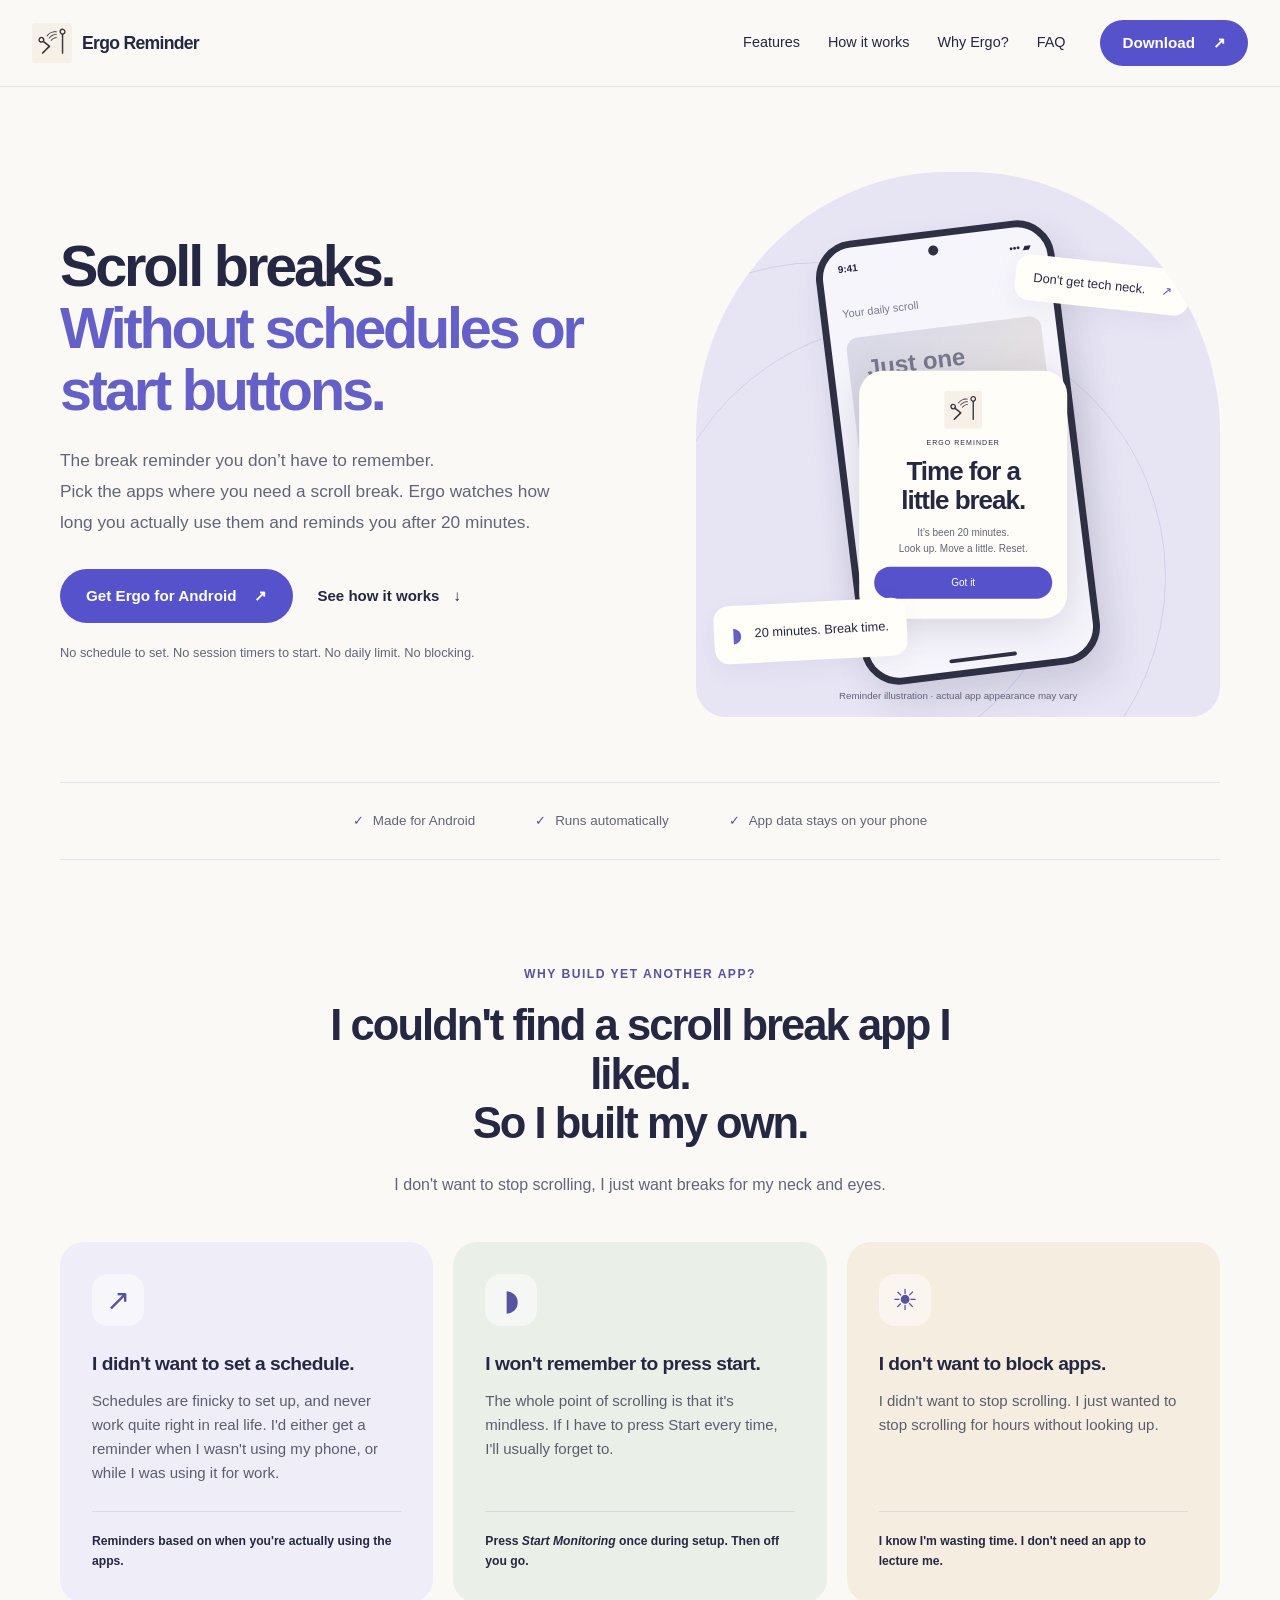
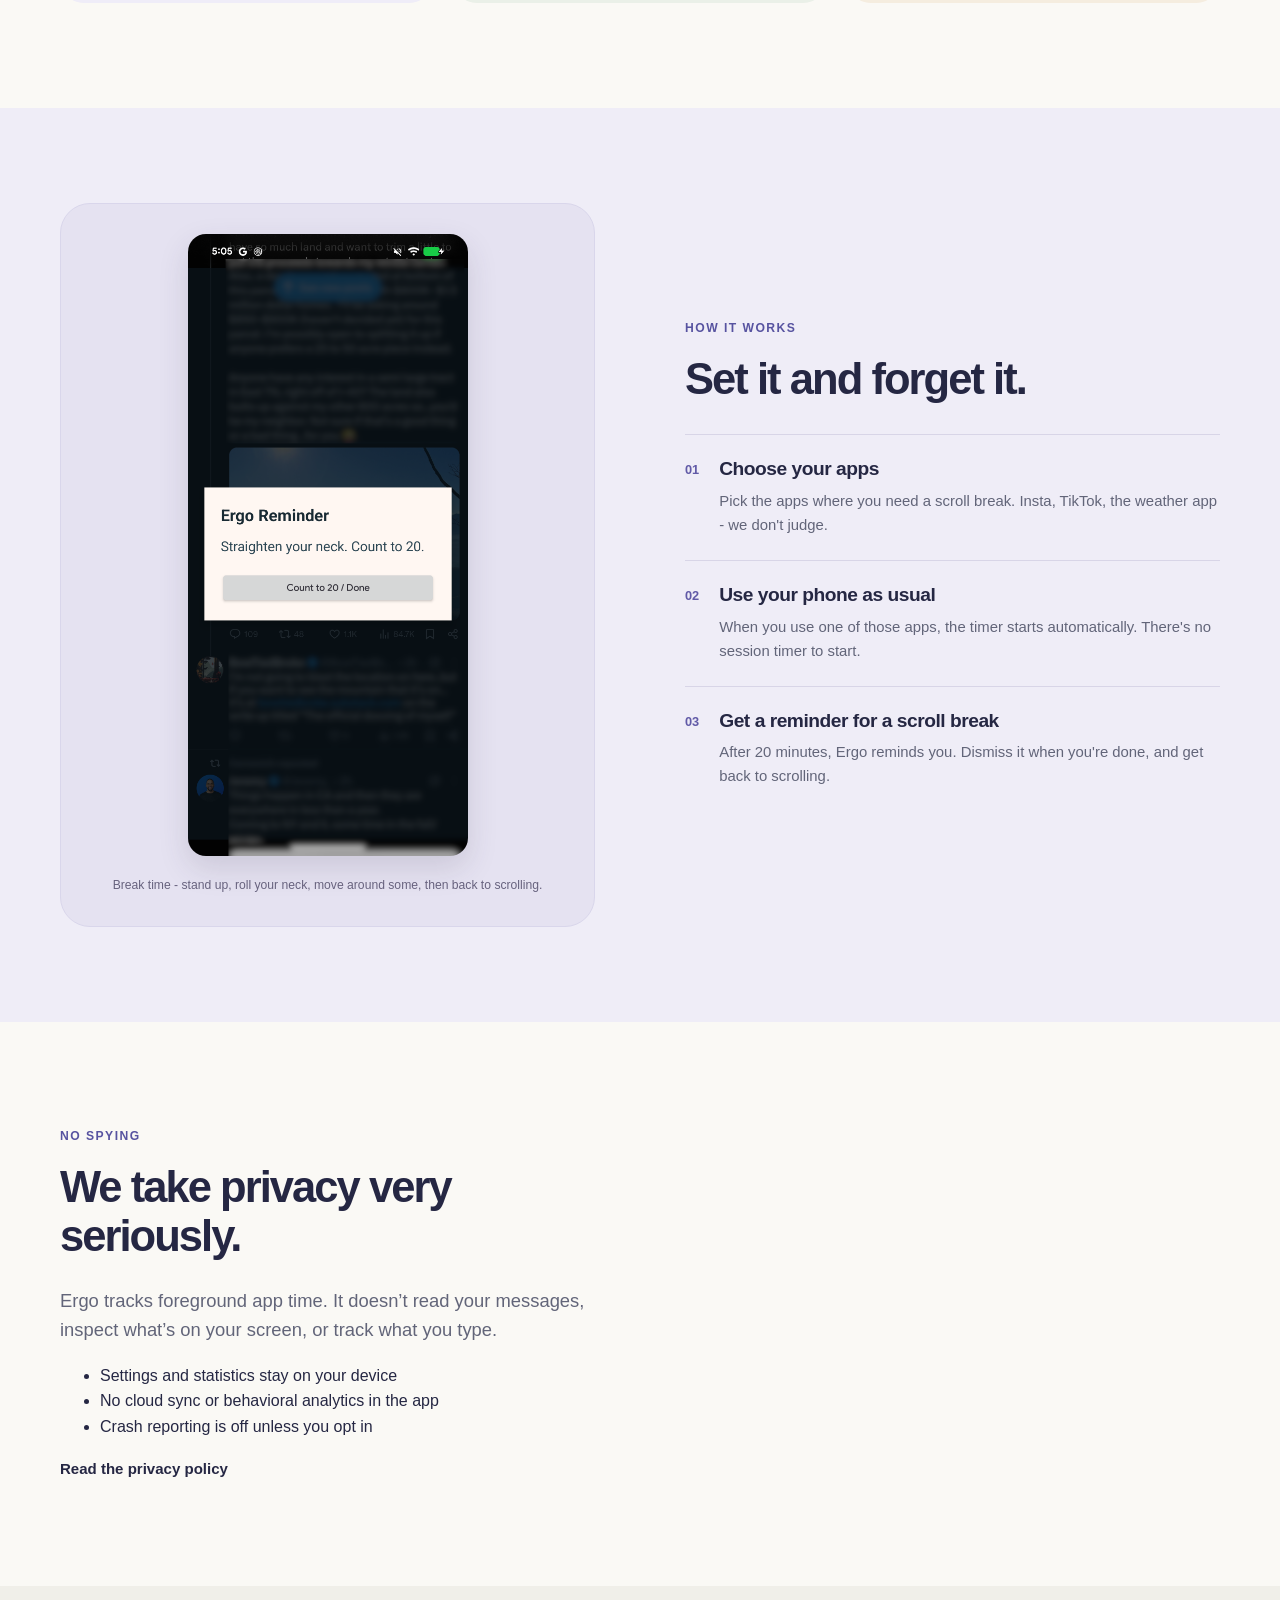
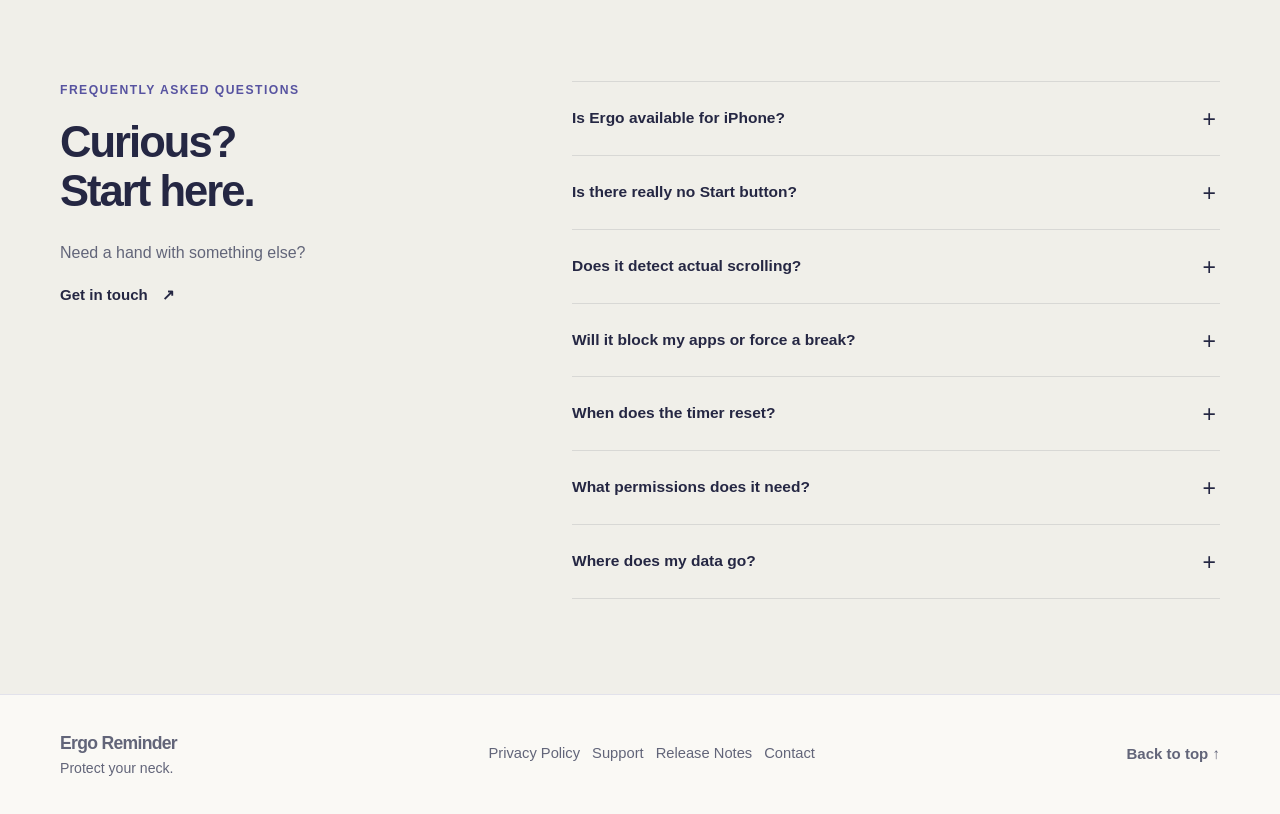
<file: index.html>
<!doctype html>
<html lang="en">
  <head>
    <!-- Google tag (gtag.js) -->
<script async src="https://www.googletagmanager.com/gtag/js?id=G-B9MYZR2JPJ"></script>
<script>
  window.dataLayer = window.dataLayer || [];
  function gtag(){dataLayer.push(arguments);}
  gtag('js', new Date());

  gtag('config', 'G-B9MYZR2JPJ');
</script>
    <meta charset="utf-8">
    <meta name="viewport" content="width=device-width, initial-scale=1">
    <title>Ergo Reminder | Protect your Neck</title>
    <meta name="description" content="Ergo Reminder gives you automatic scroll-break reminders after 20 minutes in selected apps. No schedules, daily limits, or app blocking.">
    <meta name="theme-color" content="#faf9f5">
    <link rel="canonical" href="https://protectyourneck.us/">
    <meta property="og:type" content="website">
    <meta property="og:site_name" content="Ergo Reminder">
    <meta property="og:title" content="Ergo Reminder | Protect your Neck">
    <meta property="og:description" content="Ergo Reminder gives you automatic scroll-break reminders after 20 minutes in selected apps. No schedules, daily limits, or app blocking.">
    <meta property="og:url" content="https://protectyourneck.us/">
    <meta property="og:image" content="https://protectyourneck.us/assets/icon-mark-rounded.svg">
    <meta name="twitter:card" content="summary">
    <meta name="twitter:title" content="Ergo Reminder | Protect your Neck">
    <meta name="twitter:description" content="Ergo Reminder gives you automatic scroll-break reminders after 20 minutes in selected apps. No schedules, daily limits, or app blocking.">
    <meta name="twitter:image" content="https://protectyourneck.us/assets/icon-mark-rounded.svg">
    <link rel="stylesheet" href="assets/styles.css">
    <link rel="stylesheet" href="assets/landing.css">
  </head>
  <body class="landing" id="top">
    <a class="skip-link" href="#main">Skip to content</a>
    <div class="site-shell">
      <header class="site-header">
        <div class="header-inner">
          <a class="brand" href="#top" aria-label="Ergo Reminder home">
            <span class="brand-mark"><img src="assets/icon-mark-rounded.svg" alt="" width="40" height="40"></span>
            <span class="brand-text"><strong>Ergo Reminder</strong></span>
          </a>
          <button class="menu-toggle" type="button" data-menu-toggle aria-expanded="false" aria-controls="site-nav">Menu</button>
          <nav class="site-nav" id="site-nav" data-nav aria-label="Primary">
            <ul>
              <li><a data-nav-link href="#features">Features</a></li>
              <li><a data-nav-link href="#how-it-works">How it works</a></li>
              <li><a data-nav-link href="#why-ergo">Why Ergo?</a></li>
              <li><a data-nav-link href="#faq">FAQ</a></li>
            </ul>
          </nav>
          <a class="button button-primary header-download" href="https://play.google.com/store/apps/details?id=com.dotoreza.ergoreminder">Download <span aria-hidden="true">&nearr;</span></a>
        </div>
      </header>
      <main id="main" tabindex="-1">
        <section class="landing-hero wrap" aria-labelledby="hero-title">
          <div class="hero-intro">
            <h1 id="hero-title">Scroll breaks.<br><span>Without schedules or start buttons.</span></h1>
            <p>The break reminder you don&rsquo;t have to remember.<br class="desktop-break"> Pick the apps where you need a scroll break. Ergo watches how long you actually use them and reminds you after 20 minutes.</p>

            <div class="hero-actions">
              <a class="button button-primary" href="https://play.google.com/store/apps/details?id=com.dotoreza.ergoreminder">Get Ergo for Android <span aria-hidden="true">&nearr;</span></a>
              <a class="text-link" href="#how-it-works">See how it works <span aria-hidden="true">&darr;</span></a>
            </div>
            <p class="hero-note">No schedule to set. No session timers to start. No daily limit. No blocking.</p>
            <!-- Future verified store rating goes here, once a public listing has real ratings. -->
            <div id="store-rating" hidden></div>
          </div>
          <figure class="product-scene">
            <div class="scene-orbit orbit-one" aria-hidden="true"></div>
            <div class="scene-orbit orbit-two" aria-hidden="true"></div>
            <span class="floating-note note-one">Don't get tech neck. <span aria-hidden="true">&nearr;</span></span>
            <div class="phone" role="img" aria-label="Illustration of an Ergo break reminder over a phone screen: time for a little break after 20 minutes.">
              <div class="phone-camera" aria-hidden="true"></div>
              <div class="phone-top" aria-hidden="true"><span>9:41</span><span>&bull;&bull;&bull; &#9648;</span></div>
              <div class="mock-feed" aria-hidden="true"><div class="feed-heading">Your daily scroll <span>&#10035;</span></div><div class="feed-picture"><span>Just one<br>more post&hellip;</span></div><div class="feed-lines"></div><div class="feed-lines short"></div></div>
              <div class="reminder-preview" aria-hidden="true">
                <img src="assets/icon-mark-rounded.svg" alt="" width="38" height="38">
                <span class="preview-label">ERGO REMINDER</span>
                <strong>Time for a<br>little break.</strong>
                <p>It&rsquo;s been 20 minutes.<br>Look up. Move a little. Reset.</p>
                <span class="mock-button">Got it</span>
              </div>
              <div class="phone-bar" aria-hidden="true"></div>
            </div>
            <span class="floating-note note-two"><span class="little-clock" aria-hidden="true">&#9687;</span> 20 minutes. Break time.</span>
            <figcaption>Reminder illustration &middot; actual app appearance may vary</figcaption>
          </figure>
        </section>
        <div class="principles wrap" aria-label="At a glance"><span>Made for Android</span><span>Runs automatically</span><span>App data stays on your phone</span></div>

        <section class="landing-section wrap" id="features" aria-labelledby="features-title">
          <div class="section-heading"><span class="kicker">Why build yet another app?</span><h2 id="features-title">I couldn't find a scroll break app I liked.<br>So I built my own.</h2><p>I don't want to stop scrolling, I just want breaks for my neck and eyes.</p></div>
          <div class="benefit-grid">
            <article class="benefit-card"><span class="feature-symbol" aria-hidden="true">&nearr;</span><h3>I didn't want to set a schedule.</h3><p>Schedules are finicky to set up, and never work quite right in real life. I'd either get a reminder when I wasn't using my phone, or while I was using it for work.</p><span class="card-caption">Reminders based on when you're actually using the apps.</span></article>
            <article class="benefit-card"><span class="feature-symbol" aria-hidden="true">&#9687;</span><h3>I won't remember to press start.</h3><p>The whole point of scrolling is that it's mindless. If I have to press Start every time, I'll usually forget to.</p><span class="card-caption">Press <i>Start Monitoring</i> once during setup. Then off you go.</span></article>
            <article class="benefit-card"><span class="feature-symbol" aria-hidden="true">&#9728;</span><h3>I don't want to block apps.</h3><p>I didn't want to stop scrolling. I just wanted to stop scrolling for hours without looking up.</p><span class="card-caption">I know I'm wasting time. I don't need an app to lecture me.</span></article>
          </div>
        </section>

        <section class="walkthrough-band" id="how-it-works" aria-labelledby="how-title">
          <div class="wrap walkthrough">
            <figure class="walkthrough-art">
              <img class="overlay-screenshot" src="assets/reminder-overlay.png" width="1080" height="2400" loading="lazy" alt="Ergo Reminder overlay over a dimmed app screen: Straighten your neck. Count to 20. A button reads Count to 20 / Done.">
              <figcaption class="art-footnote">Break time - stand up, roll your neck, move around some, then back to scrolling.</figcaption>
            </figure>
            <div><span class="kicker">How it works</span><h2 id="how-title">Set it and forget it.</h2>
              <ol class="steps">
                <li><div><h3>Choose your apps</h3><p>Pick the apps where you need a scroll break.  Insta, TikTok, the weather app - we don't judge.</p></div></li>
                <li><div><h3>Use your phone as usual</h3><p>When you use one of those apps, the timer starts automatically. There's no session timer to start. </p></div></li>
                <li><div><h3>Get a reminder for a scroll break</h3><p>After 20 minutes, Ergo reminds you. Dismiss it when you're done, and get back to scrolling.</p></div></li>
              </ol>
            </div>
          </div>
        </section>

        <!-- Add approved, attributed testimonials here and remove hidden when ready.
             Keep this section and its navigation absent until there are real reviews. -->
        <section class="landing-section wrap" id="testimonials" aria-labelledby="testimonials-title" hidden>
          <div class="section-heading"><span class="kicker">From the community</span><h2 id="testimonials-title">Scroll without a stiff neck.</h2></div>
          <div class="testimonial-grid"></div>
        </section>

        <section class="landing-section wrap why-section" id="why-ergo" aria-labelledby="why-title">
          <div><span class="kicker">No spying</span><h2 id="why-title">We take privacy very seriously.</h2><p class="section-lead">Ergo tracks foreground app time. It doesn&rsquo;t read your messages, inspect what&rsquo;s on your screen, or track what you type.</p><ul><li>Settings and statistics stay on your device</li><li>No cloud sync or behavioral analytics in the app</li><li>Crash reporting is off unless you opt in</li></ul><a class="text-link" href="privacy.html">Read the privacy policy</a></div>
        </section>

        <section class="faq-band" id="faq" aria-labelledby="faq-title"><div class="wrap faq-layout">
          <div><span class="kicker">Frequently Asked Questions</span><h2 id="faq-title">Curious?<br>Start here.</h2><p>Need a hand with something else?</p><a class="text-link" href="mailto:support@protectyourneck.us">Get in touch <span aria-hidden="true">&nearr;</span></a></div>
          <div class="accordion">
            <details><summary>Is Ergo available for iPhone?</summary><p>Ergo Reminder is currently Android only.</p></details>
            <details><summary>Is there really no Start button?</summary><p>You press "Start Monitoring" once during setup, and again after a reboot. That's it.</p></details>
            <details><summary>Does it detect actual scrolling?</summary><p>No. Ergo counts foreground time in the apps you select. It doesn&rsquo;t detect gestures or inspect what you&rsquo;re reading.</p></details>
            <details><summary>Will it block my apps or force a break?</summary><p>No. The reminder is informational and dismissible. Ergo doesn&rsquo;t block, close, or minimize your apps.</p></details>
            <details><summary>When does the timer reset?</summary><p>When you leave a monitored app, the timer resets after 30 seconds. Foreground status is checked once per second, so that window can vary slightly.</p></details>
            <details><summary>What permissions does it need?</summary><p>Usage Access lets Ergo detect the foreground app. Overlay permission lets it show reminders. An optional battery optimization exemption can help keep reminders reliable. <a href="support.html">See the setup and support guide.</a></p></details>
            <details><summary>Where does my data go?</summary><p>Your settings and statistics stay on your phone. There&rsquo;s no cloud sync, and crash reporting is off unless you explicitly opt in. <a href="privacy.html">Read the full privacy policy.</a></p></details>
          </div>
        </div></section>
<!--Moving this out.
        <section class="landing-section wrap" id="download" aria-labelledby="download-title">
          <div class="download-panel"><img src="assets/icon-mark-rounded.svg" alt="" width="64" height="64"><span class="kicker">Protect your neck. Keep your freedom.</span><h2 id="download-title">Your next scroll<br>could use a little pause.</h2><p>Ergo Reminder for Android.</p>
  
            <p class="availability">Contact us for current download availability.</p><a class="button button-primary" href="mailto:support@protectyourneck.us?subject=Ergo%20Reminder%20download">Ask about downloading <span aria-hidden="true">&nearr;</span></a>
          </div>
        </section>
-->
      </main>
      <footer class="site-footer"><div class="site-footer-inner"><a class="brand" href="#top"><span class="brand-text"><strong>Ergo Reminder</strong><span>Protect your neck.</span></span></a><div class="footer-links"><a href="privacy.html">Privacy Policy</a><a href="support.html">Support</a><a href="release-notes.html">Release Notes</a><a href="mailto:support@protectyourneck.us">Contact</a></div><a class="text-link" href="#top">Back to top &uarr;</a></div></footer>
    </div>
    <script src="assets/app.js"></script>
  </body>
</html>
</file>
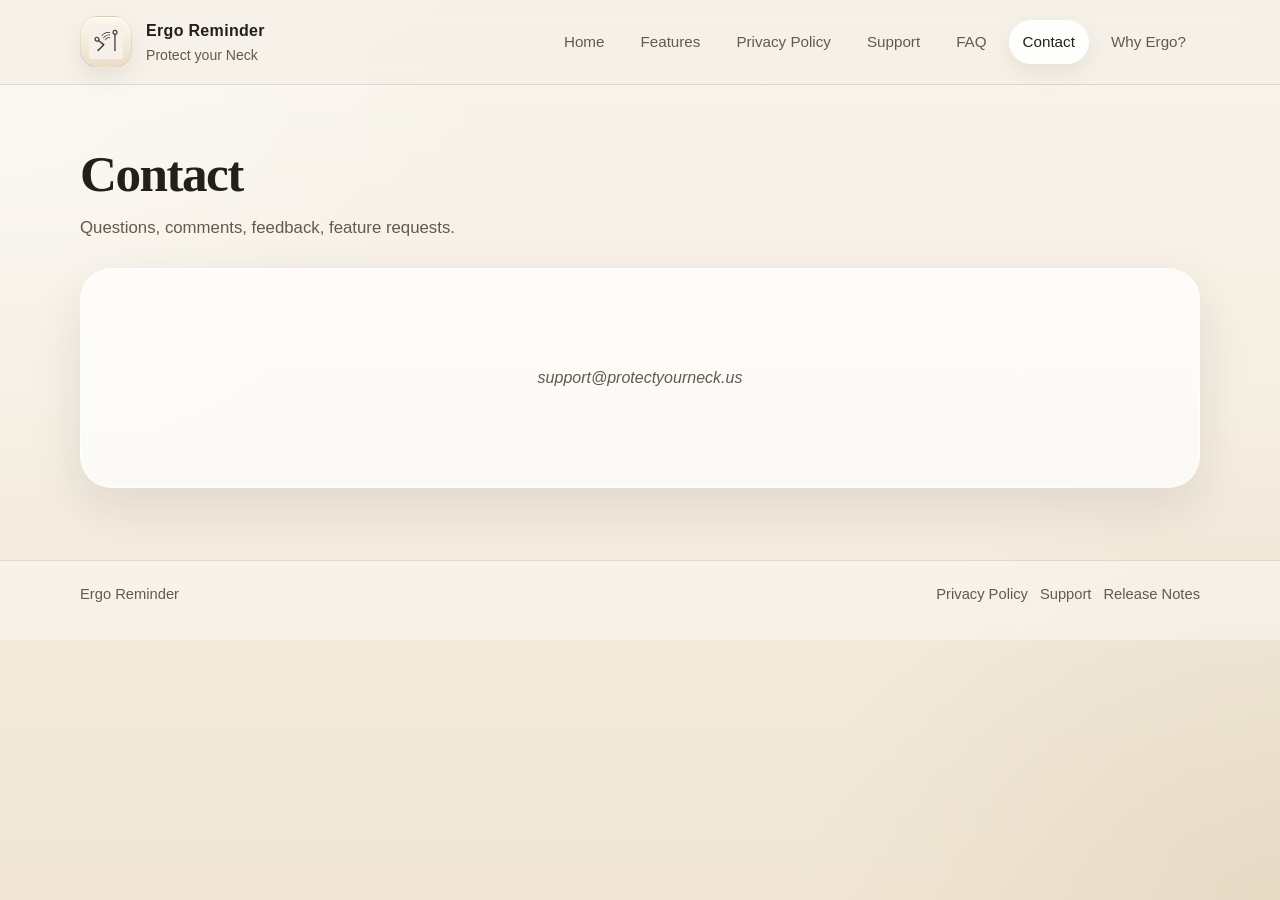
<file: contact.html>
<!doctype html>
<html lang="en">
  <head>
    <!-- Google tag (gtag.js) -->
<script async src="https://www.googletagmanager.com/gtag/js?id=G-B9MYZR2JPJ"></script>
<script>
  window.dataLayer = window.dataLayer || [];
  function gtag(){dataLayer.push(arguments);}
  gtag('js', new Date());

  gtag('config', 'G-B9MYZR2JPJ');
</script>
    <meta charset="utf-8">
    <meta name="viewport" content="width=device-width, initial-scale=1">
    <title>Contact | Ergo Reminder</title>
    <meta name="description" content="Contact page for Ergo Reminder.">
    <meta name="theme-color" content="#f1e6d5">
    <link rel="canonical" href="https://protectyourneck.us/contact.html">
    <meta property="og:type" content="website">
    <meta property="og:site_name" content="Ergo Reminder">
    <meta property="og:title" content="Contact | Ergo Reminder">
    <meta property="og:description" content="Contact page for Ergo Reminder.">
    <meta property="og:url" content="https://protectyourneck.us/contact.html">
    <meta property="og:image" content="https://protectyourneck.us/assets/icon-mark.svg">
    <meta name="twitter:card" content="summary">
    <meta name="twitter:title" content="Contact | Ergo Reminder">
    <meta name="twitter:description" content="Contact page for Ergo Reminder.">
    <meta name="twitter:image" content="https://protectyourneck.us/assets/icon-mark.svg">
    <link rel="stylesheet" href="assets/styles.css">
  </head>
  <body>
    <div class="site-shell">
      <header class="site-header">
        <div class="header-inner">
          <a class="brand" href="index.html">
            <span class="brand-mark"><img src="assets/icon-mark.svg" alt="" aria-hidden="true"></span>
            <span class="brand-text"><strong>Ergo Reminder</strong><span>Protect your Neck</span></span>
          </a>
          <button class="menu-toggle" type="button" data-menu-toggle aria-expanded="false" aria-controls="site-nav">Menu</button>
          <nav class="site-nav" id="site-nav" data-nav aria-label="Primary">
            <ul>
              <li><a data-nav-link href="index.html">Home</a></li>
              <li><a data-nav-link href="features.html">Features</a></li>
              <li><a data-nav-link href="privacy.html">Privacy Policy</a></li>
              <li><a data-nav-link href="support.html">Support</a></li>
              <li><a data-nav-link href="faq.html">FAQ</a></li>
              <li><a data-nav-link href="contact.html">Contact</a></li>
              <li><a data-nav-link href="why-ergo.html">Why Ergo?</a></li>
            </ul>
          </nav>
        </div>
      </header>

      <main class="content">
        <h1 class="page-title">Contact</h1>
        <p class="lead">Questions, comments, feedback, feature requests.</p>

        <section class="page-panel placeholder">
          <div>
            <p>support@protectyourneck.us</p>
          </div>
        </section>
      </main>

      <footer class="site-footer">
        <div class="site-footer-inner">
          <span>Ergo Reminder</span>
          <div class="footer-links">
            <a href="privacy.html">Privacy Policy</a>
            <a href="support.html">Support</a>
            <a href="release-notes.html">Release Notes</a>
          </div>
        </div>
      </footer>
    </div>
    <script src="assets/app.js"></script>
  </body>
</html>
</file>
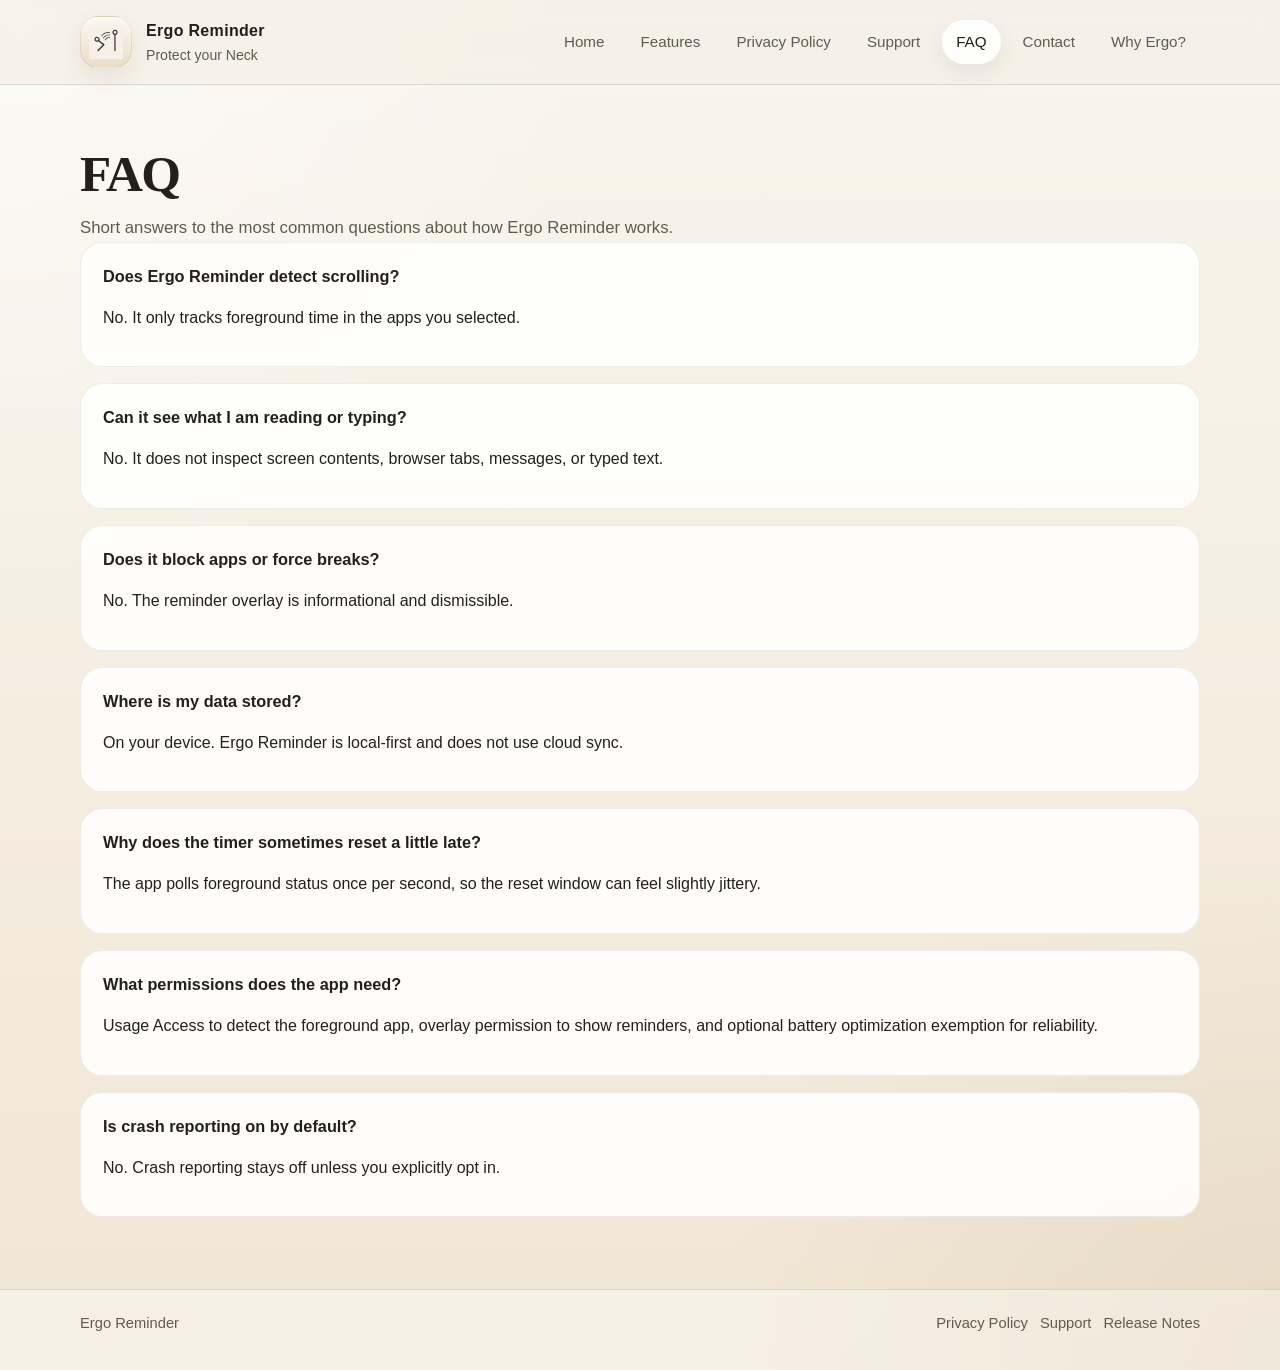
<file: faq.html>
<!doctype html>
<html lang="en">
  <head>
    <!-- Google tag (gtag.js) -->
<script async src="https://www.googletagmanager.com/gtag/js?id=G-B9MYZR2JPJ"></script>
<script>
  window.dataLayer = window.dataLayer || [];
  function gtag(){dataLayer.push(arguments);}
  gtag('js', new Date());

  gtag('config', 'G-B9MYZR2JPJ');
</script>
    <meta charset="utf-8">
    <meta name="viewport" content="width=device-width, initial-scale=1">
    <title>FAQ | Ergo Reminder</title>
    <meta name="description" content="Frequently asked questions about Ergo Reminder.">
    <meta name="theme-color" content="#f1e6d5">
    <link rel="canonical" href="https://protectyourneck.us/faq.html">
    <meta property="og:type" content="website">
    <meta property="og:site_name" content="Ergo Reminder">
    <meta property="og:title" content="FAQ | Ergo Reminder">
    <meta property="og:description" content="Frequently asked questions about Ergo Reminder.">
    <meta property="og:url" content="https://protectyourneck.us/faq.html">
    <meta property="og:image" content="https://protectyourneck.us/assets/icon-mark.svg">
    <meta name="twitter:card" content="summary">
    <meta name="twitter:title" content="FAQ | Ergo Reminder">
    <meta name="twitter:description" content="Frequently asked questions about Ergo Reminder.">
    <meta name="twitter:image" content="https://protectyourneck.us/assets/icon-mark.svg">
    <link rel="stylesheet" href="assets/styles.css">
  </head>
  <body>
    <div class="site-shell">
      <header class="site-header">
        <div class="header-inner">
          <a class="brand" href="index.html">
            <span class="brand-mark"><img src="assets/icon-mark.svg" alt="" aria-hidden="true"></span>
            <span class="brand-text"><strong>Ergo Reminder</strong><span>Protect your Neck</span></span>
          </a>
          <button class="menu-toggle" type="button" data-menu-toggle aria-expanded="false" aria-controls="site-nav">Menu</button>
          <nav class="site-nav" id="site-nav" data-nav aria-label="Primary">
            <ul>
              <li><a data-nav-link href="index.html">Home</a></li>
              <li><a data-nav-link href="features.html">Features</a></li>
              <li><a data-nav-link href="privacy.html">Privacy Policy</a></li>
              <li><a data-nav-link href="support.html">Support</a></li>
              <li><a data-nav-link href="faq.html">FAQ</a></li>
              <li><a data-nav-link href="contact.html">Contact</a></li>
              <li><a data-nav-link href="why-ergo.html">Why Ergo?</a></li>
            </ul>
          </nav>
        </div>
      </header>

      <main class="content">
        <h1 class="page-title">FAQ</h1>
        <p class="lead">Short answers to the most common questions about how Ergo Reminder works.</p>

        <section class="faq-list">
          <article class="faq-item">
            <h3>Does Ergo Reminder detect scrolling?</h3>
            <p>No. It only tracks foreground time in the apps you selected.</p>
          </article>
          <article class="faq-item">
            <h3>Can it see what I am reading or typing?</h3>
            <p>No. It does not inspect screen contents, browser tabs, messages, or typed text.</p>
          </article>
          <article class="faq-item">
            <h3>Does it block apps or force breaks?</h3>
            <p>No. The reminder overlay is informational and dismissible.</p>
          </article>
          <article class="faq-item">
            <h3>Where is my data stored?</h3>
            <p>On your device. Ergo Reminder is local-first and does not use cloud sync.</p>
          </article>
          <article class="faq-item">
            <h3>Why does the timer sometimes reset a little late?</h3>
            <p>The app polls foreground status once per second, so the reset window can feel slightly jittery.</p>
          </article>
          <article class="faq-item">
            <h3>What permissions does the app need?</h3>
            <p>Usage Access to detect the foreground app, overlay permission to show reminders, and optional battery optimization exemption for reliability.</p>
          </article>
          <article class="faq-item">
            <h3>Is crash reporting on by default?</h3>
            <p>No. Crash reporting stays off unless you explicitly opt in.</p>
          </article>
        </section>
      </main>

      <footer class="site-footer">
        <div class="site-footer-inner">
          <span>Ergo Reminder</span>
          <div class="footer-links">
            <a href="privacy.html">Privacy Policy</a>
            <a href="support.html">Support</a>
            <a href="release-notes.html">Release Notes</a>
          </div>
        </div>
      </footer>
    </div>
    <script src="assets/app.js"></script>
  </body>
</html>
</file>
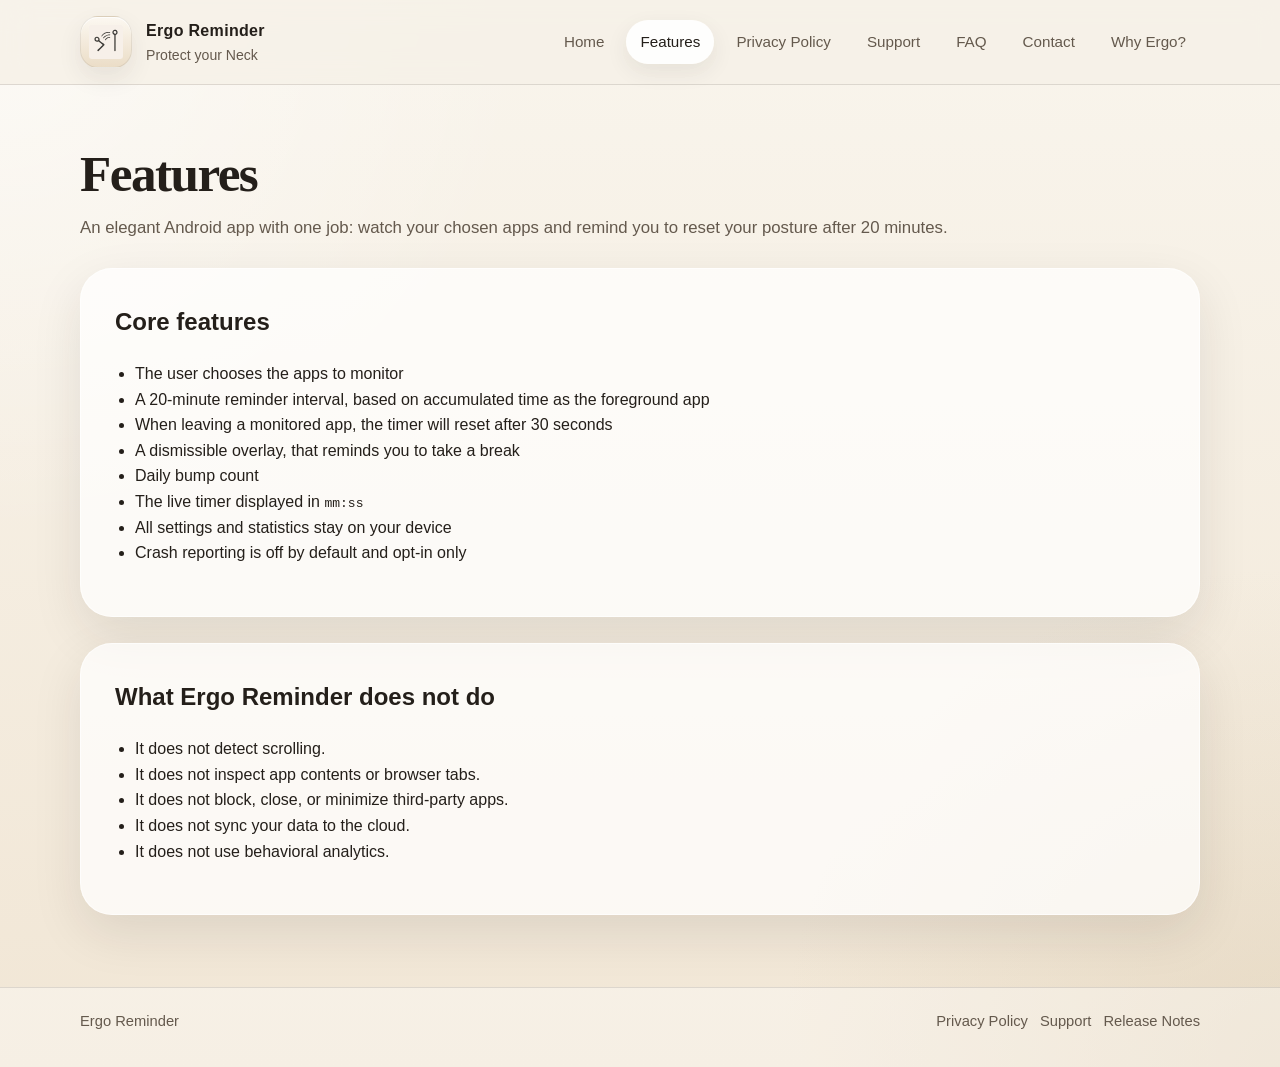
<file: features.html>
<!doctype html>
<html lang="en">
  <head>
    <!-- Google tag (gtag.js) -->
<script async src="https://www.googletagmanager.com/gtag/js?id=G-B9MYZR2JPJ"></script>
<script>
  window.dataLayer = window.dataLayer || [];
  function gtag(){dataLayer.push(arguments);}
  gtag('js', new Date());

  gtag('config', 'G-B9MYZR2JPJ');
</script>
    <meta charset="utf-8">
    <meta name="viewport" content="width=device-width, initial-scale=1">
    <title>Features | Ergo Reminder</title>
    <meta name="description" content="Features of Ergo Reminder, the Android ergonomic reminder app.">
    <meta name="theme-color" content="#f1e6d5">
    <link rel="canonical" href="https://protectyourneck.us/features.html">
    <meta property="og:type" content="website">
    <meta property="og:site_name" content="Ergo Reminder">
    <meta property="og:title" content="Features | Ergo Reminder">
    <meta property="og:description" content="Features of Ergo Reminder, the Android ergonomic reminder app.">
    <meta property="og:url" content="https://protectyourneck.us/features.html">
    <meta property="og:image" content="https://protectyourneck.us/assets/icon-mark-rounded.svg">
    <meta name="twitter:card" content="summary">
    <meta name="twitter:title" content="Features | Ergo Reminder">
    <meta name="twitter:description" content="Features of Ergo Reminder, the Android ergonomic reminder app.">
    <meta name="twitter:image" content="https://protectyourneck.us/assets/icon-mark-rounded.svg">
    <link rel="stylesheet" href="assets/styles.css">
  </head>
  <body>
    <div class="site-shell">
      <header class="site-header">
        <div class="header-inner">
          <a class="brand" href="index.html">
            <span class="brand-mark"><img src="assets/icon-mark-rounded.svg" alt="" aria-hidden="true"></span>
            <span class="brand-text"><strong>Ergo Reminder</strong><span>Protect your Neck</span></span>
          </a>
          <button class="menu-toggle" type="button" data-menu-toggle aria-expanded="false" aria-controls="site-nav">Menu</button>
          <nav class="site-nav" id="site-nav" data-nav aria-label="Primary">
            <ul>
              <li><a data-nav-link href="index.html">Home</a></li>
              <li><a data-nav-link href="features.html">Features</a></li>
              <li><a data-nav-link href="privacy.html">Privacy Policy</a></li>
              <li><a data-nav-link href="support.html">Support</a></li>
              <li><a data-nav-link href="faq.html">FAQ</a></li>
              <li><a data-nav-link href="contact.html">Contact</a></li>
              <li><a data-nav-link href="why-ergo.html">Why Ergo?</a></li>
            </ul>
          </nav>
        </div>
      </header>

      <main class="content">
        <h1 class="page-title">Features</h1>
        <p class="lead">An elegant Android app with one job: watch your chosen apps and remind you to reset your posture after 20 minutes.</p>

        <section class="page-panel">
          <h2>Core features</h2>
          <ul>
            <li>The user chooses the apps to monitor</li>
            <li>A 20-minute reminder interval, based on accumulated time as the foreground app</li>
            <li>When leaving a monitored app, the timer will reset after 30 seconds</li>
            <li>A dismissible overlay, that reminds you to take a break</li>
            <li>Daily bump count</li>
            <li>The live timer displayed in <code>mm:ss</code></li>
            <li>All settings and statistics stay on your device</li>
            <li>Crash reporting is off by default and opt-in only</li>
          </ul>
        </section>

        <section class="page-panel">
          <h2>What Ergo Reminder does not do</h2>
          <ul>
            <li>It does not detect scrolling.</li>
            <li>It does not inspect app contents or browser tabs.</li>
            <li>It does not block, close, or minimize third-party apps.</li>
            <li>It does not sync your data to the cloud.</li>
            <li>It does not use behavioral analytics.</li>
          </ul>
        </section>
      </main>

      <footer class="site-footer">
        <div class="site-footer-inner">
          <span>Ergo Reminder</span>
          <div class="footer-links">
            <a href="privacy.html">Privacy Policy</a>
            <a href="support.html">Support</a>
            <a href="release-notes.html">Release Notes</a>
          </div>
        </div>
      </footer>
    </div>
    <script src="assets/app.js"></script>
  </body>
</html>
</file>
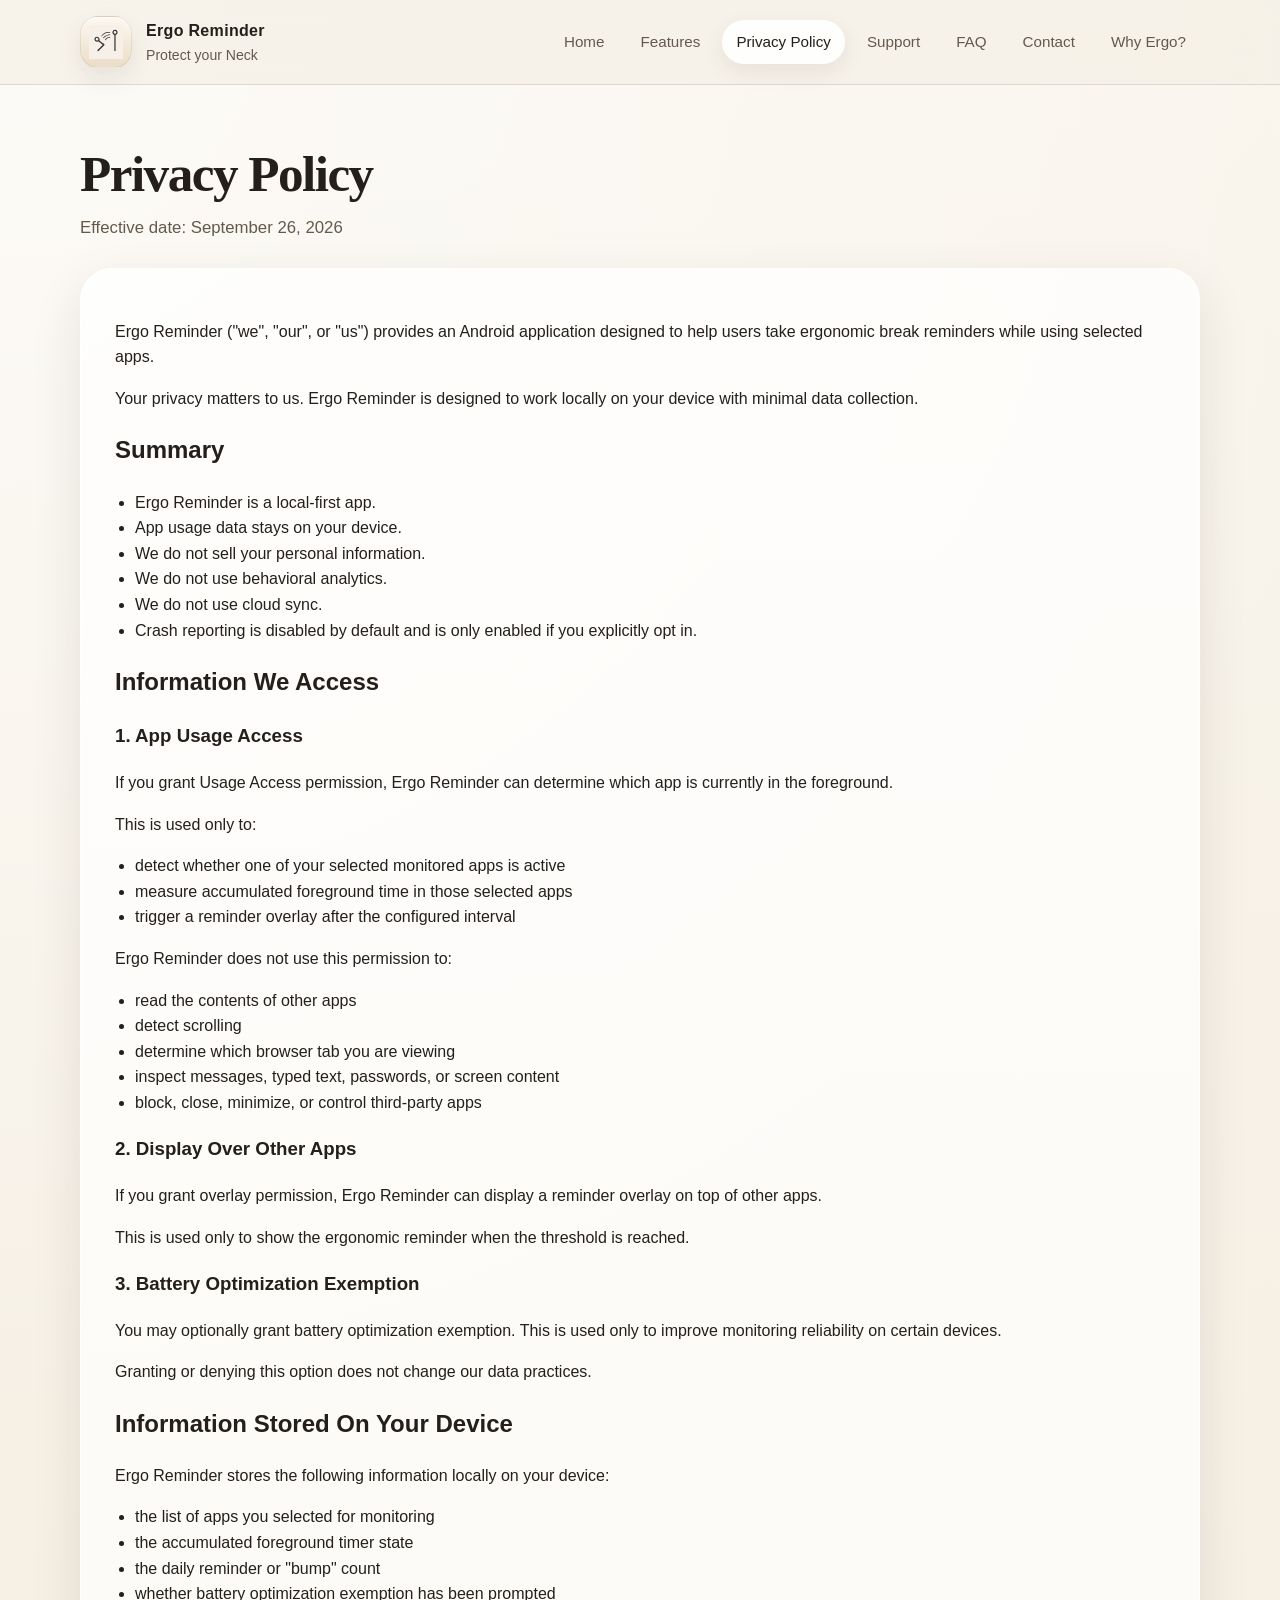
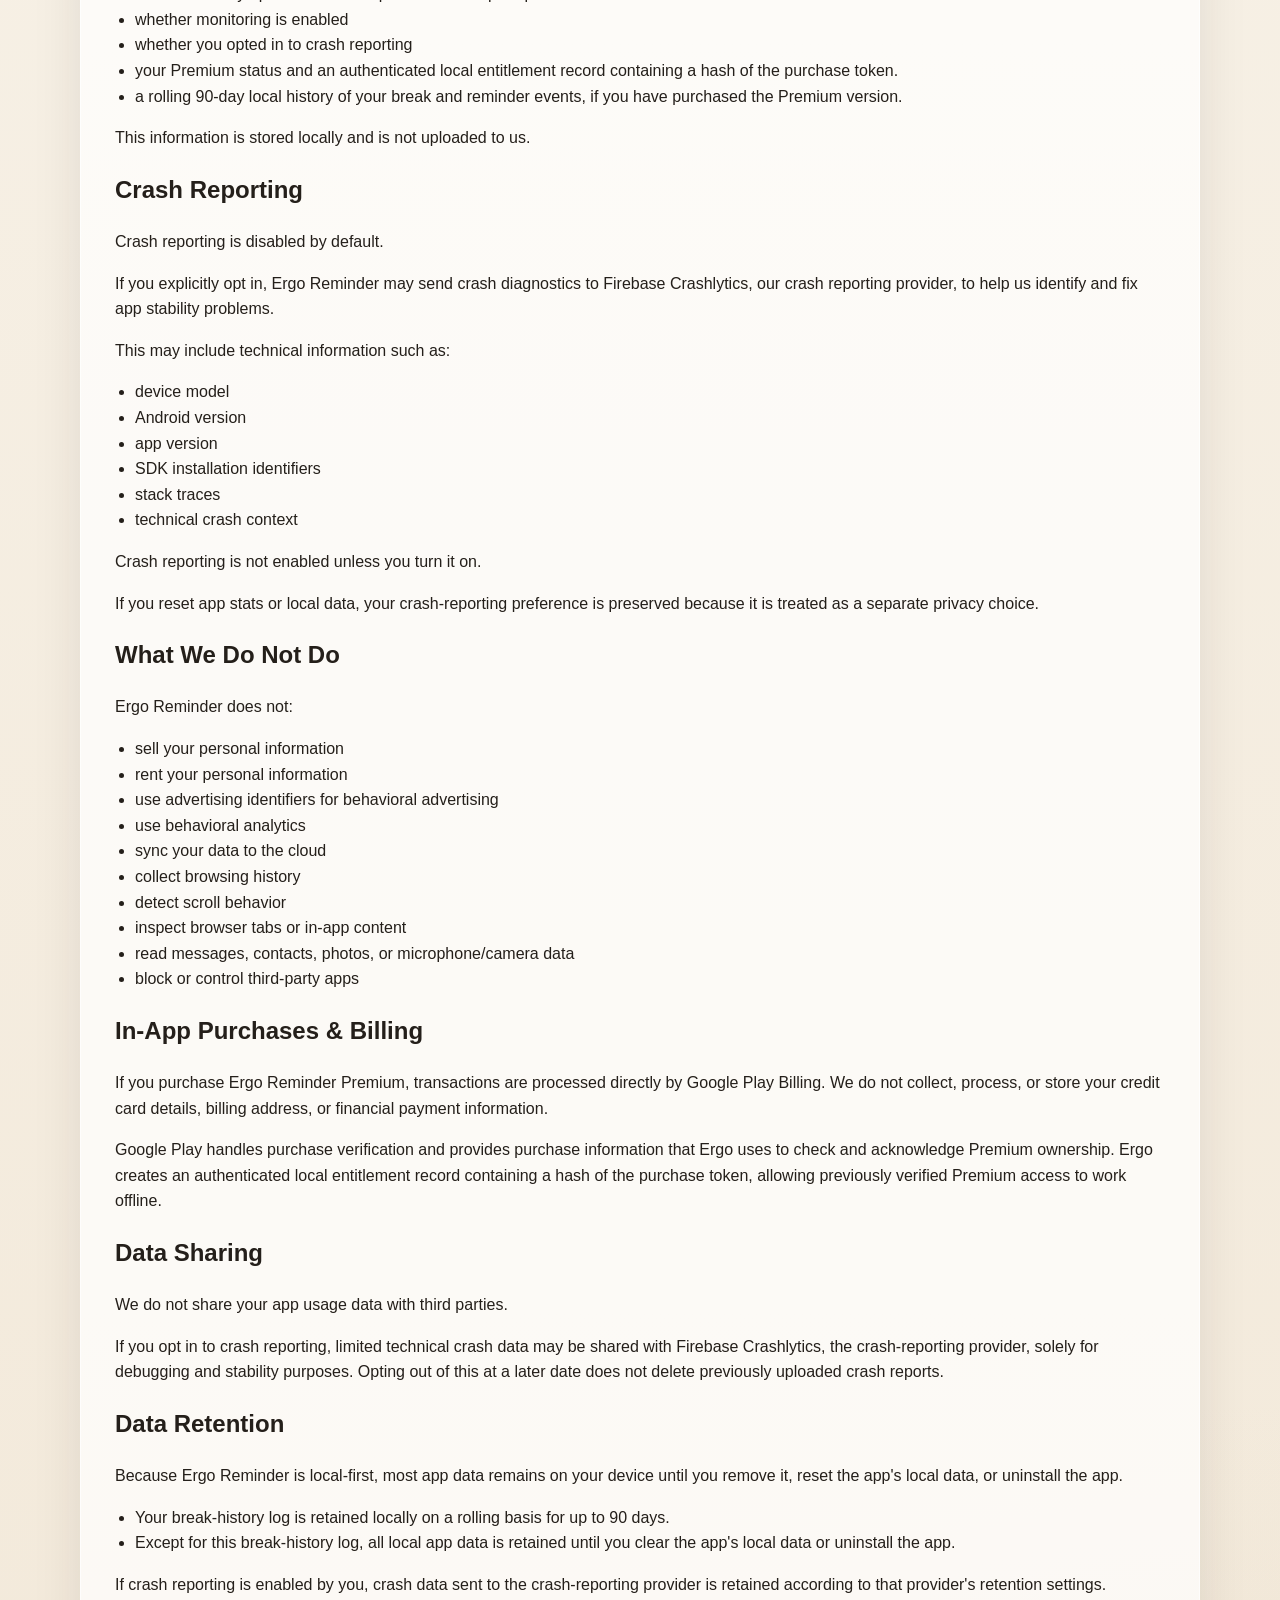
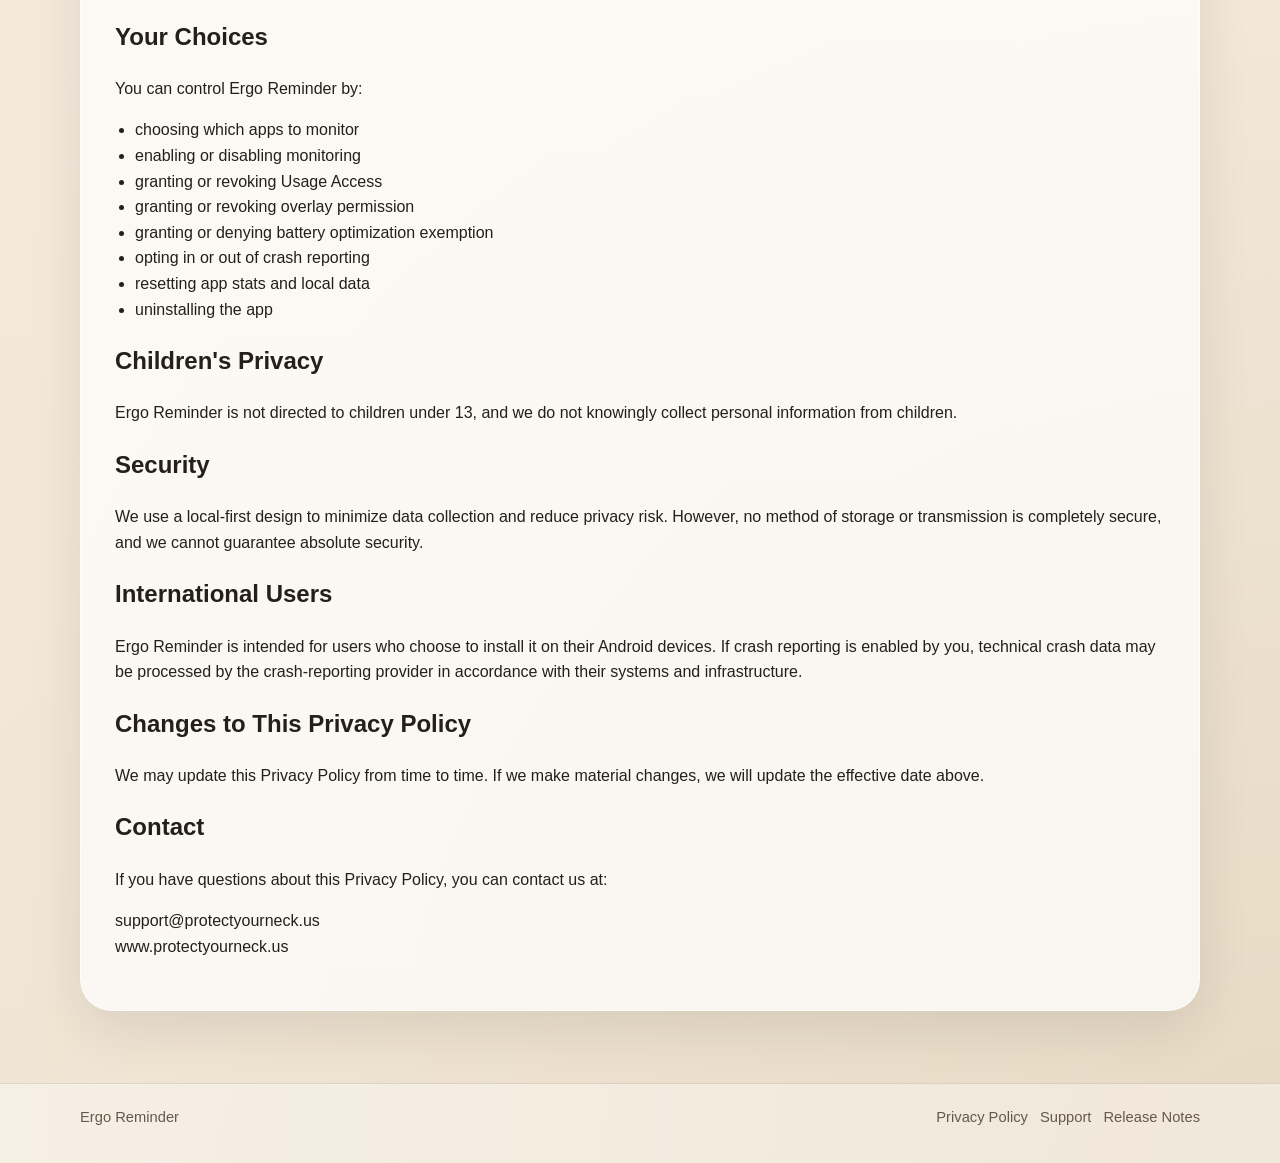
<file: privacy.html>
<!doctype html>
<html lang="en">
  <head>
    <!-- Google tag (gtag.js) -->
<script async src="https://www.googletagmanager.com/gtag/js?id=G-B9MYZR2JPJ"></script>
<script>
  window.dataLayer = window.dataLayer || [];
  function gtag(){dataLayer.push(arguments);}
  gtag('js', new Date());

  gtag('config', 'G-B9MYZR2JPJ');
</script>
    <meta charset="utf-8">
    <meta name="viewport" content="width=device-width, initial-scale=1">
    <title>Privacy Policy | Ergo Reminder</title>
    <meta name="description" content="Privacy Policy for Ergo Reminder.">
    <meta name="theme-color" content="#f1e6d5">
    <link rel="canonical" href="https://protectyourneck.us/privacy.html">
    <meta property="og:type" content="website">
    <meta property="og:site_name" content="Ergo Reminder">
    <meta property="og:title" content="Privacy Policy | Ergo Reminder">
    <meta property="og:description" content="Privacy Policy for Ergo Reminder.">
    <meta property="og:url" content="https://protectyourneck.us/privacy.html">
    <meta property="og:image" content="https://protectyourneck.us/assets/icon-mark.svg">
    <meta name="twitter:card" content="summary">
    <meta name="twitter:title" content="Privacy Policy | Ergo Reminder">
    <meta name="twitter:description" content="Privacy Policy for Ergo Reminder.">
    <meta name="twitter:image" content="https://protectyourneck.us/assets/icon-mark.svg">
    <link rel="stylesheet" href="assets/styles.css">
  </head>
  <body>
    <div class="site-shell">
      <header class="site-header">
        <div class="header-inner">
          <a class="brand" href="index.html">
            <span class="brand-mark"><img src="assets/icon-mark.svg" alt="" aria-hidden="true"></span>
            <span class="brand-text"><strong>Ergo Reminder</strong><span>Protect your Neck</span></span>
          </a>
          <button class="menu-toggle" type="button" data-menu-toggle aria-expanded="false" aria-controls="site-nav">Menu</button>
          <nav class="site-nav" id="site-nav" data-nav aria-label="Primary">
            <ul>
              <li><a data-nav-link href="index.html">Home</a></li>
              <li><a data-nav-link href="features.html">Features</a></li>
              <li><a data-nav-link href="privacy.html">Privacy Policy</a></li>
              <li><a data-nav-link href="support.html">Support</a></li>
              <li><a data-nav-link href="faq.html">FAQ</a></li>
              <li><a data-nav-link href="contact.html">Contact</a></li>
              <li><a data-nav-link href="why-ergo.html">Why Ergo?</a></li>
            </ul>
          </nav>
        </div>
      </header>

      <main class="content">
        <h1 class="page-title">Privacy Policy</h1>
        <p class="lead">Effective date: September 26, 2026</p>

        <section class="page-panel">
          <p>
            Ergo Reminder ("we", "our", or "us") provides an Android application designed to help users
            take ergonomic break reminders while using selected apps.
          </p>
          <p>
            Your privacy matters to us. Ergo Reminder is designed to work locally on your device with minimal data collection.
          </p>

          <h2>Summary</h2>
          <ul>
            <li>Ergo Reminder is a local-first app.</li>
            <li>App usage data stays on your device.</li>
            <li>We do not sell your personal information.</li>
            <li>We do not use behavioral analytics.</li>
            <li>We do not use cloud sync.</li>
            <li>Crash reporting is disabled by default and is only enabled if you explicitly opt in.</li>
          </ul>

          <h2>Information We Access</h2>
          <h3>1. App Usage Access</h3>
          <p>
            If you grant Usage Access permission, Ergo Reminder can determine which app is currently in the foreground.
          </p>
          <p>This is used only to:</p>
          <ul>
            <li>detect whether one of your selected monitored apps is active</li>
            <li>measure accumulated foreground time in those selected apps</li>
            <li>trigger a reminder overlay after the configured interval</li>
          </ul>
          <p>Ergo Reminder does not use this permission to:</p>
          <ul>
            <li>read the contents of other apps</li>
            <li>detect scrolling</li>
            <li>determine which browser tab you are viewing</li>
            <li>inspect messages, typed text, passwords, or screen content</li>
            <li>block, close, minimize, or control third-party apps</li>
          </ul>

          <h3>2. Display Over Other Apps</h3>
          <p>
            If you grant overlay permission, Ergo Reminder can display a reminder overlay on top of other apps.
          </p>
          <p>This is used only to show the ergonomic reminder when the threshold is reached.</p>

          <h3>3. Battery Optimization Exemption</h3>
          <p>
            You may optionally grant battery optimization exemption. This is used only to improve monitoring reliability on certain devices.
          </p>
          <p>Granting or denying this option does not change our data practices.</p>

          <h2>Information Stored On Your Device</h2>
          <p>Ergo Reminder stores the following information locally on your device:</p>
          <ul>
            <li>the list of apps you selected for monitoring</li>
            <li>the accumulated foreground timer state</li>
            <li>the daily reminder or "bump" count</li>
            <li>whether battery optimization exemption has been prompted</li>
            <li>whether monitoring is enabled</li>
            <li>whether you opted in to crash reporting</li>
            <li>your Premium status and an authenticated local entitlement record containing a hash of the purchase token.</li>
            <li>a rolling 90-day local history of your break and reminder events, if you have purchased the Premium version.</li>
          </ul>
          <p>This information is stored locally and is not uploaded to us.</p>

          <h2>Crash Reporting</h2>
          <p>Crash reporting is disabled by default.</p>
          <p>
            If you explicitly opt in, Ergo Reminder may send crash diagnostics to <a href="https://firebase.google.com/docs/android/play-data-disclosure">Firebase Crashlytics</a>, our crash reporting provider, to help us identify and fix app stability problems.
          </p>
          <p>This may include technical information such as:</p>
          <ul>
            <li>device model</li>
            <li>Android version</li>
            <li>app version</li>
            <li>SDK installation identifiers</li>
            <li>stack traces</li>
            <li>technical crash context</li>
          </ul>
          <p>Crash reporting is not enabled unless you turn it on.</p>
          <p>
            If you reset app stats or local data, your crash-reporting preference is preserved because it is treated as a separate privacy choice.
          </p>

          <h2>What We Do Not Do</h2>
          <p>Ergo Reminder does not:</p>
          <ul>
            <li>sell your personal information</li>
            <li>rent your personal information</li>
            <li>use advertising identifiers for behavioral advertising</li>
            <li>use behavioral analytics</li>
            <li>sync your data to the cloud</li>
            <li>collect browsing history</li>
            <li>detect scroll behavior</li>
            <li>inspect browser tabs or in-app content</li>
            <li>read messages, contacts, photos, or microphone/camera data</li>
            <li>block or control third-party apps</li>
          </ul>
          <h2>In-App Purchases & Billing</h2>
          <p>
            If you purchase Ergo Reminder Premium, transactions are processed directly by Google Play Billing. 
            We do not collect, process, or store your credit card details, billing address, or financial payment information.
          </p>
          <p>
            Google Play handles purchase verification and provides purchase information that Ergo uses to check and acknowledge Premium ownership. Ergo creates an authenticated local entitlement record containing a hash of the purchase token, allowing previously verified Premium access to work offline.
          </p>
          <h2>Data Sharing</h2>
          <p>We do not share your app usage data with third parties.</p>
          <p>
            If you opt in to crash reporting, limited technical crash data may be shared with <a href="https://firebase.google.com/docs/android/play-data-disclosure">Firebase Crashlytics</a>, the crash-reporting provider, solely for debugging and stability purposes. Opting out of this at a later date does not delete previously uploaded crash reports.
          </p>

          <h2>Data Retention</h2>
          <p>
            Because Ergo Reminder is local-first, most app data remains on your device until you remove it, reset the app's local data, or uninstall the app.
          </p>
          <ul>
          <li>Your break-history log is retained locally on a rolling basis for up to 90 days.</li>
          <li>Except for this break-history log, all local app data is retained until you clear the app's local data or uninstall the app.</li>
         </ul>
<p>
            If crash reporting is enabled by you, crash data sent to the crash-reporting provider is retained according to that provider's retention settings.
          </p>

          <h2>Your Choices</h2>
          <p>You can control Ergo Reminder by:</p>
          <ul>
            <li>choosing which apps to monitor</li>
            <li>enabling or disabling monitoring</li>
            <li>granting or revoking Usage Access</li>
            <li>granting or revoking overlay permission</li>
            <li>granting or denying battery optimization exemption</li>
            <li>opting in or out of crash reporting</li>
            <li>resetting app stats and local data</li>
            <li>uninstalling the app</li>
          </ul>

          <h2>Children's Privacy</h2>
          <p>Ergo Reminder is not directed to children under 13, and we do not knowingly collect personal information from children.</p>

          <h2>Security</h2>
          <p>
            We use a local-first design to minimize data collection and reduce privacy risk. However, no method of storage or transmission is completely secure, and we cannot guarantee absolute security.
          </p>

          <h2>International Users</h2>
          <p>
            Ergo Reminder is intended for users who choose to install it on their Android devices. If crash reporting is enabled by you, technical crash data may be processed by the crash-reporting provider in accordance with their systems and infrastructure.
          </p>

          <h2>Changes to This Privacy Policy</h2>
          <p>We may update this Privacy Policy from time to time. If we make material changes, we will update the effective date above.</p>

          <h2>Contact</h2>
          <p>If you have questions about this Privacy Policy, you can contact us at:</p>
          <p>support@protectyourneck.us<br>www.protectyourneck.us</p>
        </section>
      </main>

      <footer class="site-footer">
        <div class="site-footer-inner">
          <span>Ergo Reminder</span>
          <div class="footer-links">
            <a href="privacy.html">Privacy Policy</a>
            <a href="support.html">Support</a>
            <a href="release-notes.html">Release Notes</a>
          </div>
        </div>
      </footer>
    </div>
    <script src="assets/app.js"></script>
  </body>
</html>
</file>
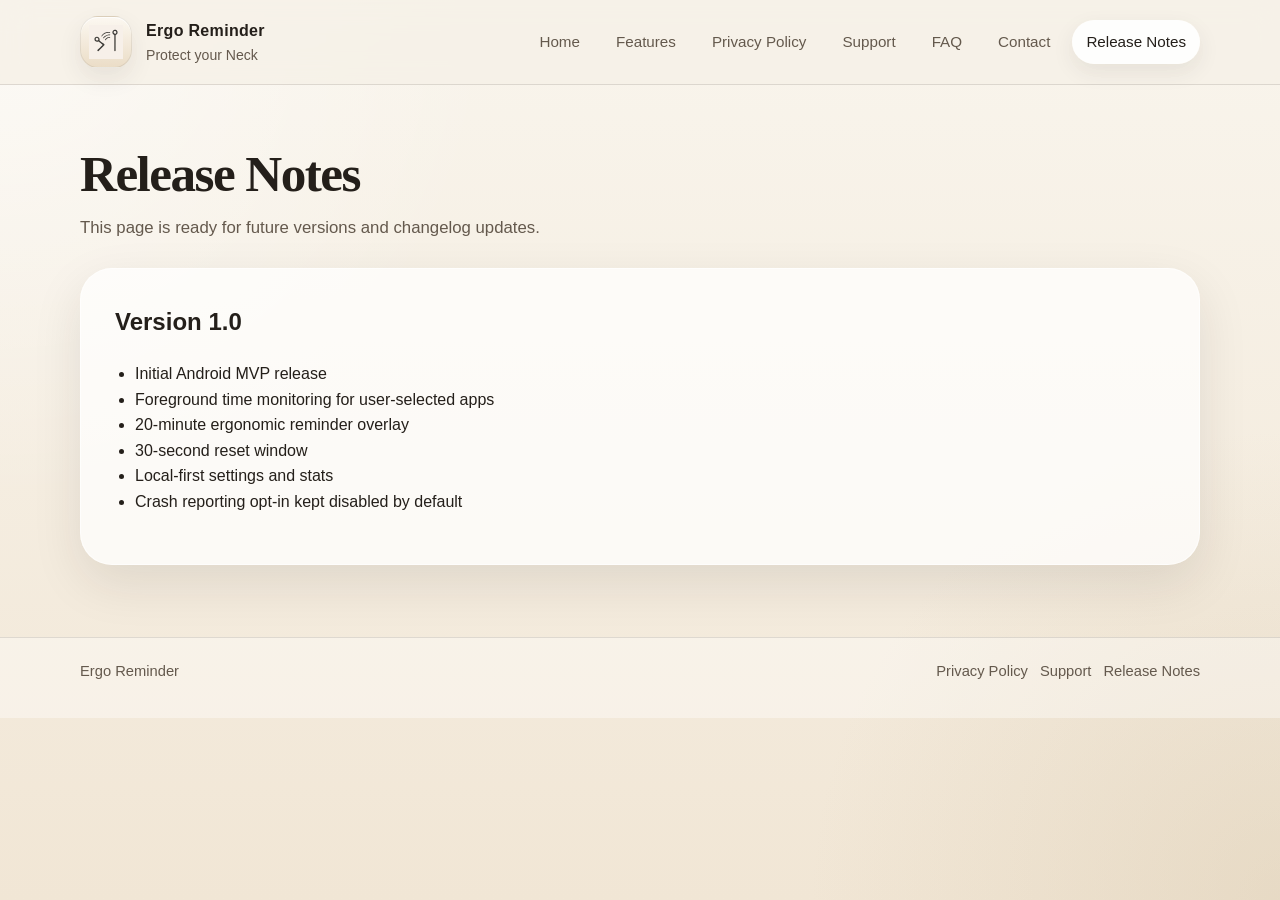
<file: release-notes.html>
<!doctype html>
<html lang="en">
  <head>
    <!-- Google tag (gtag.js) -->
<script async src="https://www.googletagmanager.com/gtag/js?id=G-B9MYZR2JPJ"></script>
<script>
  window.dataLayer = window.dataLayer || [];
  function gtag(){dataLayer.push(arguments);}
  gtag('js', new Date());

  gtag('config', 'G-B9MYZR2JPJ');
</script>
    <meta charset="utf-8">
    <meta name="viewport" content="width=device-width, initial-scale=1">
    <title>Release Notes | Ergo Reminder</title>
    <meta name="description" content="Release notes for Ergo Reminder.">
    <meta name="theme-color" content="#f1e6d5">
    <link rel="canonical" href="https://protectyourneck.us/release-notes.html">
    <meta property="og:type" content="website">
    <meta property="og:site_name" content="Ergo Reminder">
    <meta property="og:title" content="Release Notes | Ergo Reminder">
    <meta property="og:description" content="Release notes for Ergo Reminder.">
    <meta property="og:url" content="https://protectyourneck.us/release-notes.html">
    <meta property="og:image" content="https://protectyourneck.us/assets/icon-mark.svg">
    <meta name="twitter:card" content="summary">
    <meta name="twitter:title" content="Release Notes | Ergo Reminder">
    <meta name="twitter:description" content="Release notes for Ergo Reminder.">
    <meta name="twitter:image" content="https://protectyourneck.us/assets/icon-mark.svg">
    <link rel="stylesheet" href="assets/styles.css">
  </head>
  <body>
    <div class="site-shell">
      <header class="site-header">
        <div class="header-inner">
          <a class="brand" href="index.html">
            <span class="brand-mark"><img src="assets/icon-mark.svg" alt="" aria-hidden="true"></span>
            <span class="brand-text"><strong>Ergo Reminder</strong><span>Protect your Neck</span></span>
          </a>
          <button class="menu-toggle" type="button" data-menu-toggle aria-expanded="false" aria-controls="site-nav">Menu</button>
          <nav class="site-nav" id="site-nav" data-nav aria-label="Primary">
            <ul>
              <li><a data-nav-link href="index.html">Home</a></li>
              <li><a data-nav-link href="features.html">Features</a></li>
              <li><a data-nav-link href="privacy.html">Privacy Policy</a></li>
              <li><a data-nav-link href="support.html">Support</a></li>
              <li><a data-nav-link href="faq.html">FAQ</a></li>
              <li><a data-nav-link href="contact.html">Contact</a></li>
              <li><a data-nav-link href="release-notes.html">Release Notes</a></li>
            </ul>
          </nav>
        </div>
      </header>

      <main class="content">
        <h1 class="page-title">Release Notes</h1>
        <p class="lead">This page is ready for future versions and changelog updates.</p>

        <section class="page-panel">
          <h2>Version 1.0</h2>
          <ul>
            <li>Initial Android MVP release</li>
            <li>Foreground time monitoring for user-selected apps</li>
            <li>20-minute ergonomic reminder overlay</li>
            <li>30-second reset window</li>
            <li>Local-first settings and stats</li>
            <li>Crash reporting opt-in kept disabled by default</li>
          </ul>
        </section>
      </main>

      <footer class="site-footer">
        <div class="site-footer-inner">
          <span>Ergo Reminder</span>
          <div class="footer-links">
            <a href="privacy.html">Privacy Policy</a>
            <a href="support.html">Support</a>
            <a href="release-notes.html">Release Notes</a>
          </div>
        </div>
      </footer>
    </div>
    <script src="assets/app.js"></script>
  </body>
</html>
</file>
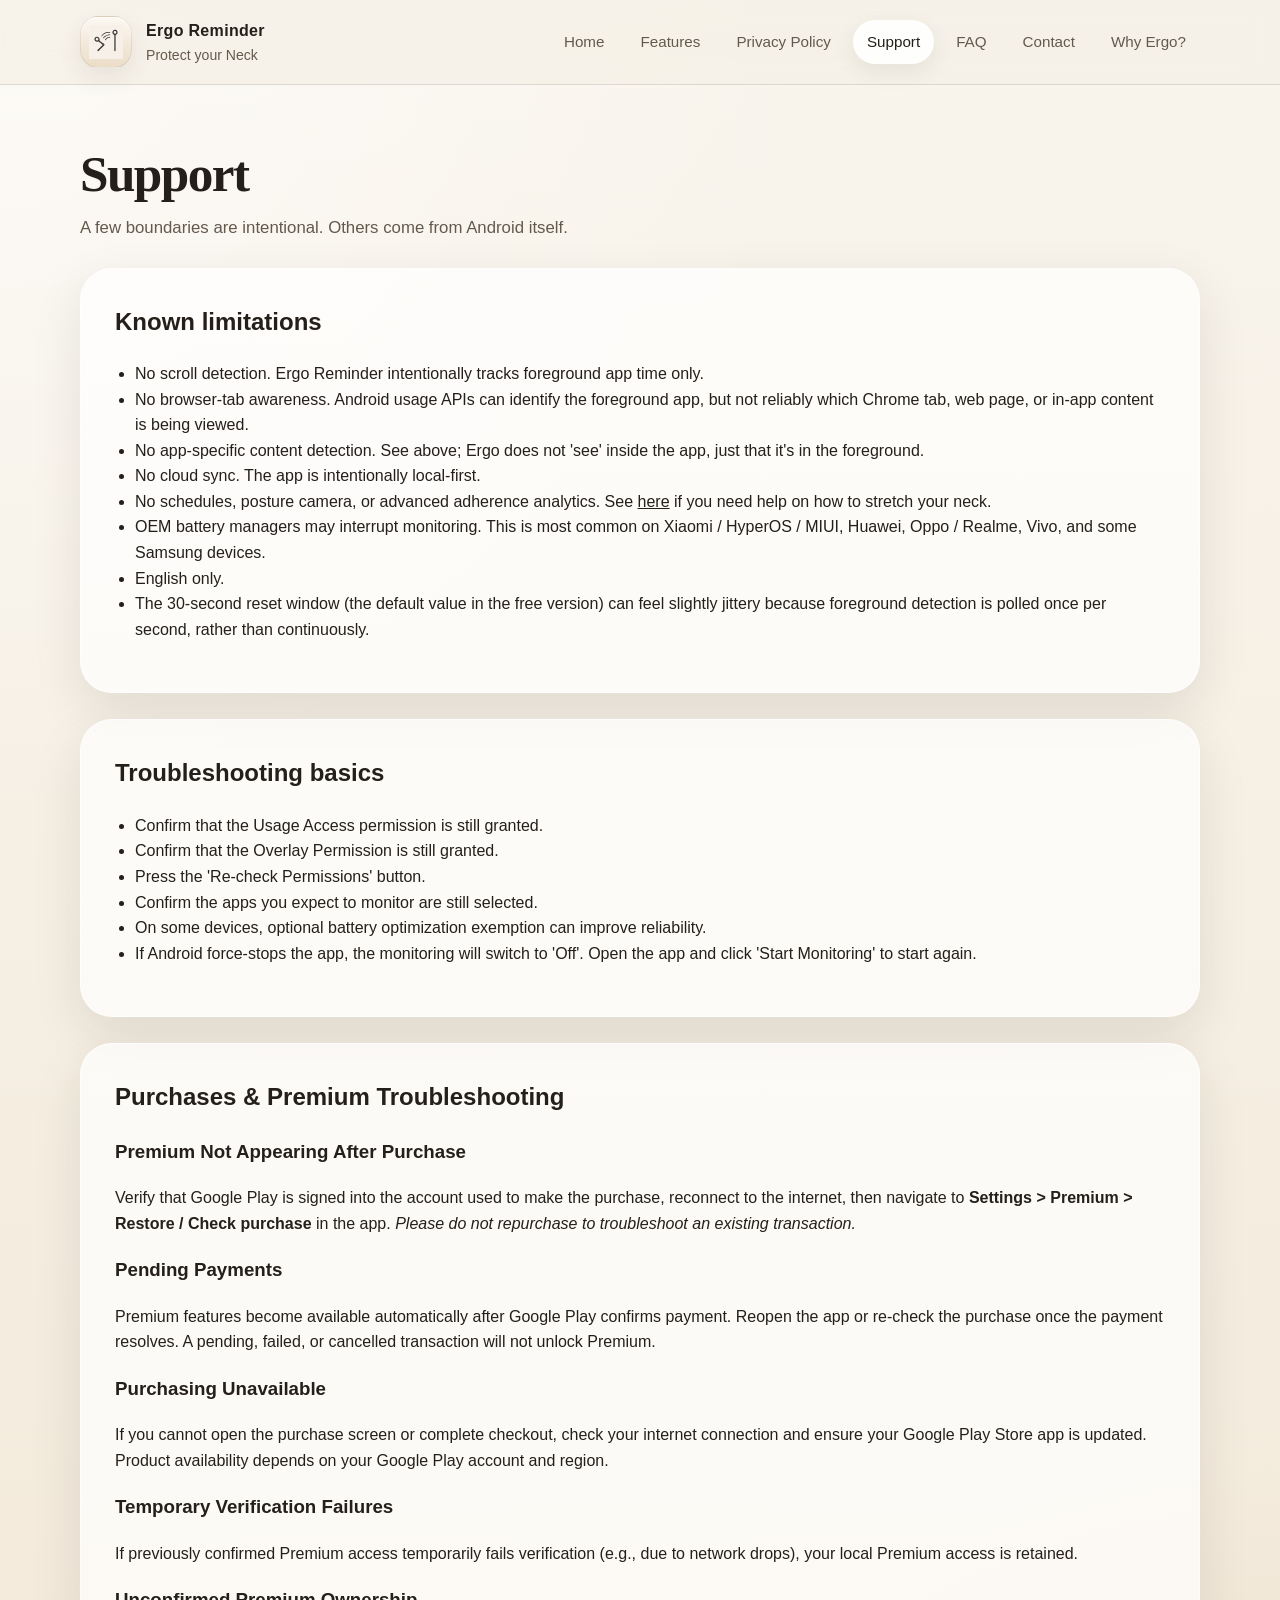
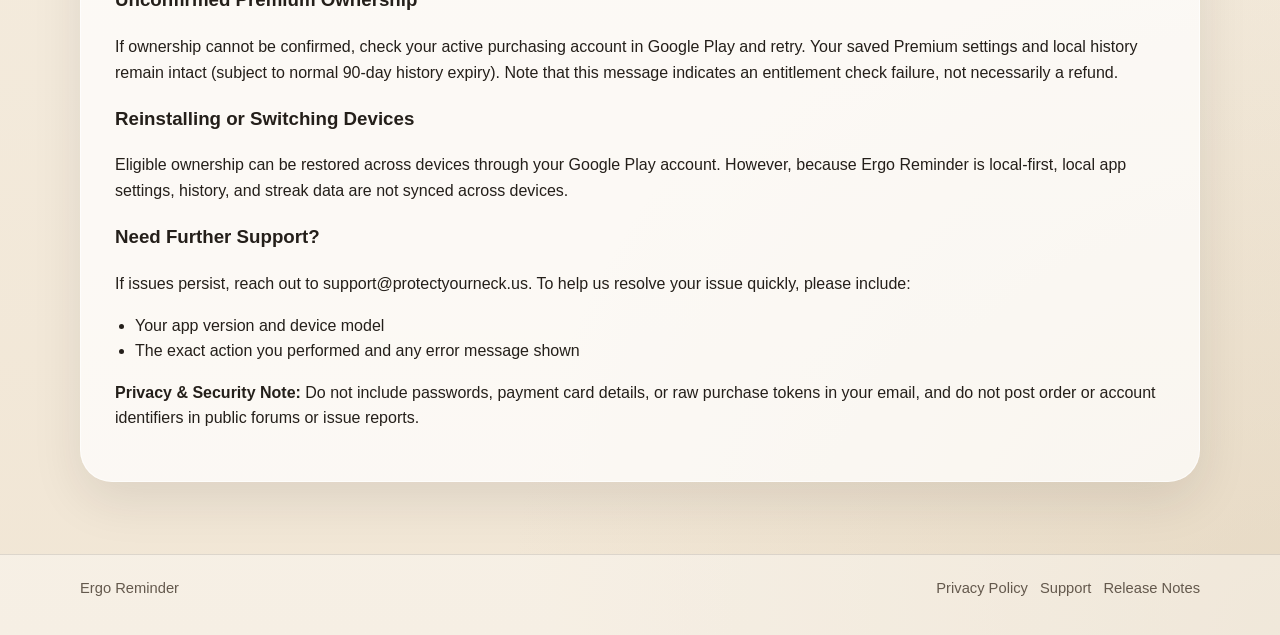
<file: support.html>
<!doctype html>
<html lang="en">
  <head>
    <!-- Google tag (gtag.js) -->
<script async src="https://www.googletagmanager.com/gtag/js?id=G-B9MYZR2JPJ"></script>
<script>
  window.dataLayer = window.dataLayer || [];
  function gtag(){dataLayer.push(arguments);}
  gtag('js', new Date());

  gtag('config', 'G-B9MYZR2JPJ');
</script>
    <meta charset="utf-8">
    <meta name="viewport" content="width=device-width, initial-scale=1">
    <title>Support | Ergo Reminder</title>
    <meta name="description" content="Support information and known limitations for Ergo Reminder.">
    <meta name="theme-color" content="#f1e6d5">
    <link rel="canonical" href="https://protectyourneck.us/support.html">
    <meta property="og:type" content="website">
    <meta property="og:site_name" content="Ergo Reminder">
    <meta property="og:title" content="Support | Ergo Reminder">
    <meta property="og:description" content="Support information and known limitations for Ergo Reminder.">
    <meta property="og:url" content="https://protectyourneck.us/support.html">
    <meta property="og:image" content="https://protectyourneck.us/assets/icon-mark.svg">
    <meta name="twitter:card" content="summary">
    <meta name="twitter:title" content="Support | Ergo Reminder">
    <meta name="twitter:description" content="Support information and known limitations for Ergo Reminder.">
    <meta name="twitter:image" content="https://protectyourneck.us/assets/icon-mark.svg">
    <link rel="stylesheet" href="assets/styles.css">
  </head>
  <body>
    <div class="site-shell">
      <header class="site-header">
        <div class="header-inner">
          <a class="brand" href="index.html">
            <span class="brand-mark"><img src="assets/icon-mark.svg" alt="" aria-hidden="true"></span>
            <span class="brand-text"><strong>Ergo Reminder</strong><span>Protect your Neck</span></span>
          </a>
          <button class="menu-toggle" type="button" data-menu-toggle aria-expanded="false" aria-controls="site-nav">Menu</button>
          <nav class="site-nav" id="site-nav" data-nav aria-label="Primary">
            <ul>
              <li><a data-nav-link href="index.html">Home</a></li>
              <li><a data-nav-link href="features.html">Features</a></li>
              <li><a data-nav-link href="privacy.html">Privacy Policy</a></li>
              <li><a data-nav-link href="support.html">Support</a></li>
              <li><a data-nav-link href="faq.html">FAQ</a></li>
              <li><a data-nav-link href="contact.html">Contact</a></li>
              <li><a data-nav-link href="why-ergo.html">Why Ergo?</a></li>
            </ul>
          </nav>
        </div>
      </header>

      <main class="content">
        <h1 class="page-title">Support</h1>
        <p class="lead">A few boundaries are intentional. Others come from Android itself.</p>

        <section class="page-panel">
          <h2>Known limitations</h2>
          <ul>
            <li>No scroll detection. Ergo Reminder intentionally tracks foreground app time only.</li>
            <li>No browser-tab awareness. Android usage APIs can identify the foreground app, but not reliably which Chrome tab, web page, or in-app content is being viewed.</li>
            <li>No app-specific content detection. See above; Ergo does not 'see' inside the app, just that it's in the foreground.</li>
            <li>No cloud sync. The app is intentionally local-first.</li>
            <li>No schedules, posture camera, or advanced adherence analytics. See <a href="https://www.youtube.com/results?search_query=neck+posture+exercises" target="_blank" rel="noopener noreferrer" style="text-decoration: underline;">here</a> if you need help on how to stretch your neck.</li>
            <li>OEM battery managers may interrupt monitoring. This is most common on Xiaomi / HyperOS / MIUI, Huawei, Oppo / Realme, Vivo, and some Samsung devices.</li>
            <li>English only.</li>
            <li>The 30-second reset window (the default value in the free version) can feel slightly jittery because foreground detection is polled once per second, rather than continuously.</li>
          </ul>
        </section>

        <section class="page-panel">
          <h2>Troubleshooting basics</h2>
          <ul>
            <li>Confirm that the Usage Access permission is still granted.</li>
            <li>Confirm that the Overlay Permission is still granted.</li>
            <li>Press the 'Re-check Permissions' button.</li>
            <li>Confirm the apps you expect to monitor are still selected.</li>
            <li>On some devices, optional battery optimization exemption can improve reliability.</li>
            <li>If Android force-stops the app, the monitoring will switch to 'Off'. Open the app and click 'Start Monitoring' to start again.</li>
          </ul>
        </section>

        <section id="billing-troubleshooting" class="page-panel">
  <h2>Purchases & Premium Troubleshooting</h2>

  <h3>Premium Not Appearing After Purchase</h3>
  <p>
    Verify that Google Play is signed into the account used to make the purchase, reconnect to the internet, then navigate to <strong>Settings &gt; Premium &gt; Restore / Check purchase</strong> in the app. 
    <em>Please do not repurchase to troubleshoot an existing transaction.</em>
  </p>

  <h3>Pending Payments</h3>
  <p>
    Premium features become available automatically after Google Play confirms payment. Reopen the app or re-check the purchase once the payment resolves. A pending, failed, or cancelled transaction will not unlock Premium.
  </p>

  <h3>Purchasing Unavailable</h3>
  <p>
    If you cannot open the purchase screen or complete checkout, check your internet connection and ensure your Google Play Store app is updated. Product availability depends on your Google Play account and region.
  </p>

  <h3>Temporary Verification Failures</h3>
  <p>
    If previously confirmed Premium access temporarily fails verification (e.g., due to network drops), your local Premium access is retained.
  </p>

  <h3>Unconfirmed Premium Ownership</h3>
  <p>
    If ownership cannot be confirmed, check your active purchasing account in Google Play and retry. Your saved Premium settings and local history remain intact (subject to normal 90-day history expiry). Note that this message indicates an entitlement check failure, not necessarily a refund.
  </p>

  <h3>Reinstalling or Switching Devices</h3>
  <p>
    Eligible ownership can be restored across devices through your Google Play account. However, because Ergo Reminder is local-first, local app settings, history, and streak data are not synced across devices.
  </p>

  <h3>Need Further Support?</h3>
  <p>
    If issues persist, reach out to <a href="mailto:support@protectyourneck.us">support@protectyourneck.us</a>. To help us resolve your issue quickly, please include:
  </p>
  <ul>
    <li>Your app version and device model</li>
    <li>The exact action you performed and any error message shown</li>
  </ul>
  <p>
    <strong>Privacy &amp; Security Note:</strong> Do not include passwords, payment card details, or raw purchase tokens in your email, and do not post order or account identifiers in public forums or issue reports.
  </p>
</section>
      </main>

      <footer class="site-footer">
        <div class="site-footer-inner">
          <span>Ergo Reminder</span>
          <div class="footer-links">
            <a href="privacy.html">Privacy Policy</a>
            <a href="support.html">Support</a>
            <a href="release-notes.html">Release Notes</a>
          </div>
        </div>
      </footer>
    </div>
    <script src="assets/app.js"></script>
  </body>
</html>
</file>
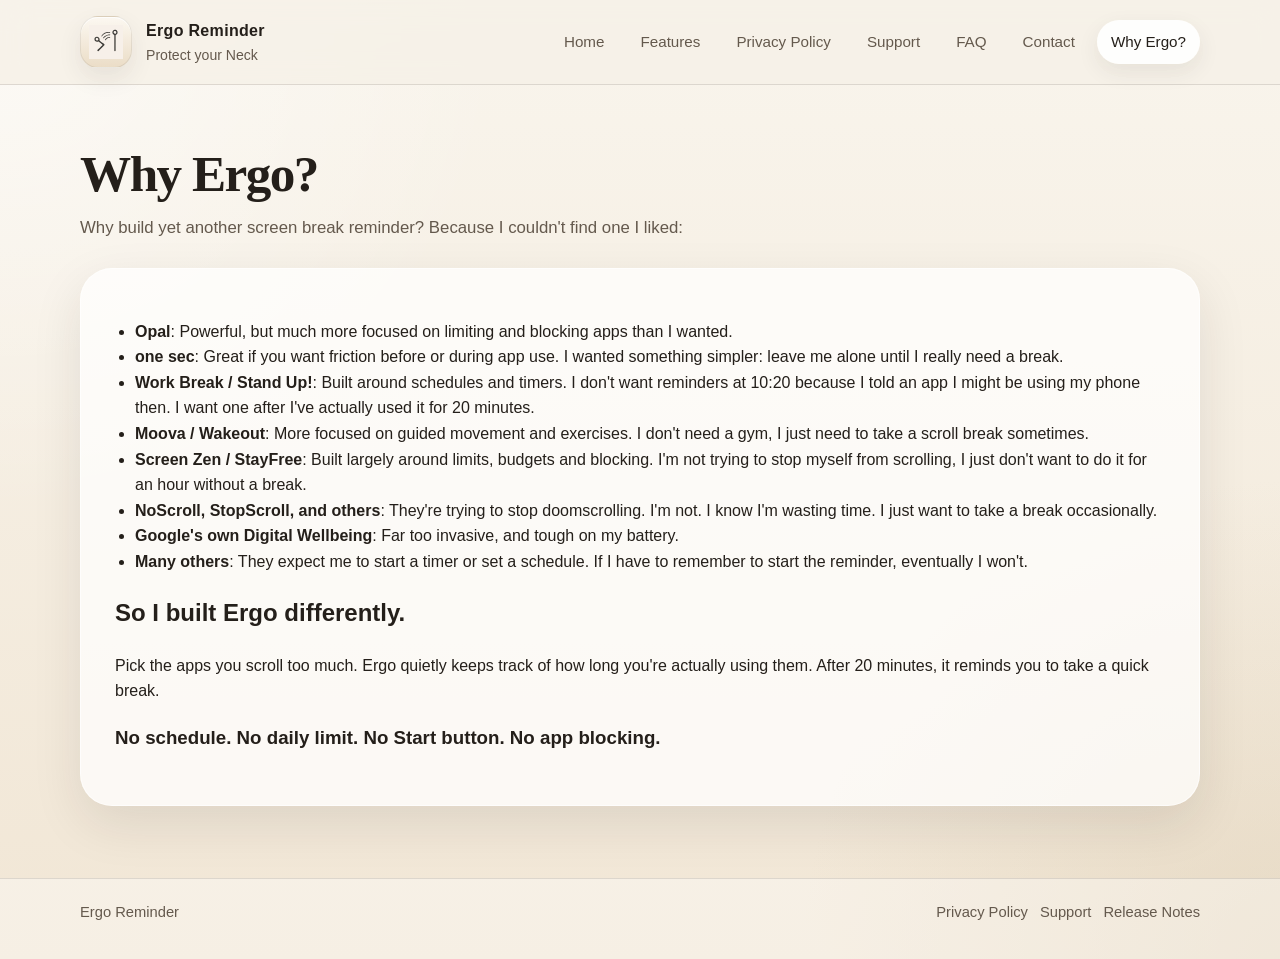
<file: why-ergo.html>
<!doctype html>
<html lang="en">
  <head>
    <!-- Google tag (gtag.js) -->
<script async src="https://www.googletagmanager.com/gtag/js?id=G-B9MYZR2JPJ"></script>
<script>
  window.dataLayer = window.dataLayer || [];
  function gtag(){dataLayer.push(arguments);}
  gtag('js', new Date());

  gtag('config', 'G-B9MYZR2JPJ');
</script>
    <meta charset="utf-8">
    <meta name="viewport" content="width=device-width, initial-scale=1">
    <title>Release Notes | Ergo Reminder</title>
    <meta name="description" content="Release notes for Ergo Reminder.">
    <meta name="theme-color" content="#f1e6d5">
    <link rel="canonical" href="https://protectyourneck.us/release-notes.html">
    <meta property="og:type" content="website">
    <meta property="og:site_name" content="Ergo Reminder">
    <meta property="og:title" content="Release Notes | Ergo Reminder">
    <meta property="og:description" content="Release notes for Ergo Reminder.">
    <meta property="og:url" content="https://protectyourneck.us/release-notes.html">
    <meta property="og:image" content="https://protectyourneck.us/assets/icon-mark.svg">
    <meta name="twitter:card" content="summary">
    <meta name="twitter:title" content="Release Notes | Ergo Reminder">
    <meta name="twitter:description" content="Release notes for Ergo Reminder.">
    <meta name="twitter:image" content="https://protectyourneck.us/assets/icon-mark.svg">
    <link rel="stylesheet" href="assets/styles.css">
  </head>
  <body>
    <div class="site-shell">
      <header class="site-header">
        <div class="header-inner">
          <a class="brand" href="index.html">
            <span class="brand-mark"><img src="assets/icon-mark.svg" alt="" aria-hidden="true"></span>
            <span class="brand-text"><strong>Ergo Reminder</strong><span>Protect your Neck</span></span>
          </a>
          <button class="menu-toggle" type="button" data-menu-toggle aria-expanded="false" aria-controls="site-nav">Menu</button>
          <nav class="site-nav" id="site-nav" data-nav aria-label="Primary">
            <ul>
              <li><a data-nav-link href="index.html">Home</a></li>
              <li><a data-nav-link href="features.html">Features</a></li>
              <li><a data-nav-link href="privacy.html">Privacy Policy</a></li>
              <li><a data-nav-link href="support.html">Support</a></li>
              <li><a data-nav-link href="faq.html">FAQ</a></li>
              <li><a data-nav-link href="contact.html">Contact</a></li>
              <li><a data-nav-link href="why-ergo.html">Why Ergo?</a></li>
            </ul>
          </nav>
        </div>
      </header>

      <main class="content">
        <h1 class="page-title">Why Ergo?</h1>
        <p class="lead">Why build yet another screen break reminder? Because I couldn't find one I liked:</p>

        <section class="page-panel">
         
          <ul>
            <li><b>Opal</b>: Powerful, but much more focused on limiting and blocking apps than I wanted.</li>
            <li><b>one sec</b>: Great if you want friction before or during app use. I wanted something simpler: leave me alone until I really need a break.</li>
            <li><b>Work Break / Stand Up!</b>: Built around schedules and timers. I don't want reminders at 10:20 because I told an app I might be using my phone then. I want one after I've actually used it for 20 minutes.</li>
            <li><b>Moova / Wakeout</b>: More focused on guided movement and exercises. I don't need a gym, I just need to take a scroll break sometimes.</li>
            <li><b>Screen Zen / StayFree</b>: Built largely around limits, budgets and blocking. I'm not trying to stop myself from scrolling, I just don't want to do it for an hour without a break.</li>
            <li><b>NoScroll, StopScroll, and others</b>: They're trying to stop doomscrolling. I'm not. I know I'm wasting time. I just want to take a break occasionally.</li>
            <li><b>Google's own Digital Wellbeing</b>: Far too invasive, and tough on my battery.</li>
            <li><b>Many others</b>: They expect me to start a timer or set a schedule. If I have to remember to start the reminder, eventually I won't.</li>
          </ul>
          <h2>So I built Ergo differently.</h2>

<p>Pick the apps you scroll too much. Ergo quietly keeps track of how long you're actually using them. After 20 minutes, it reminds you to take a quick break.</p>
<p><h3>No schedule. No daily limit. No Start button. No app blocking.</h3></p>
        </section>
      </main>

      <footer class="site-footer">
        <div class="site-footer-inner">
          <span>Ergo Reminder</span>
          <div class="footer-links">
            <a href="privacy.html">Privacy Policy</a>
            <a href="support.html">Support</a>
            <a href="release-notes.html">Release Notes</a>
          </div>
        </div>
      </footer>
    </div>
    <script src="assets/app.js"></script>
  </body>
</html>
</file>
<file: assets/styles.css>
:root {
  --bg: #f6f1e7;
  --bg-strong: #efe3cf;
  --surface: rgba(255, 255, 255, 0.72);
  --surface-strong: rgba(255, 255, 255, 0.88);
  --text: #241f1a;
  --muted: #64594d;
  --line: rgba(36, 31, 26, 0.12);
  --accent: #2f2b28;
  --accent-soft: #d5c4a7;
  --success: #385539;
  --shadow: 0 18px 50px rgba(36, 31, 26, 0.1);
  --radius-xl: 32px;
  --radius-lg: 22px;
  --radius-md: 16px;
  --content-width: 1120px;
}

* {
  box-sizing: border-box;
}

html {
  scroll-behavior: smooth;
}

body {
  margin: 0;
  color: var(--text);
  background:
    radial-gradient(circle at top left, rgba(255, 255, 255, 0.55), transparent 32%),
    radial-gradient(circle at bottom right, rgba(213, 196, 167, 0.36), transparent 30%),
    linear-gradient(180deg, #f9f5ed 0%, #f1e6d5 100%);
  font-family: "Segoe UI", "Trebuchet MS", sans-serif;
  line-height: 1.6;
}

a {
  color: inherit;
  text-decoration: none;
}

img {
  display: block;
  max-width: 100%;
}

.site-shell {
  min-height: 100vh;
}

.site-header {
  position: sticky;
  top: 0;
  z-index: 10;
  backdrop-filter: blur(14px);
  background: rgba(246, 241, 231, 0.82);
  border-bottom: 1px solid var(--line);
}

.header-inner,
.content,
.site-footer-inner {
  width: min(calc(100% - 32px), var(--content-width));
  margin: 0 auto;
}

.header-inner {
  display: flex;
  align-items: center;
  justify-content: space-between;
  gap: 18px;
  padding: 16px 0;
}

.brand {
  display: flex;
  align-items: center;
  gap: 14px;
}

.brand-mark {
  width: 52px;
  height: 52px;
  border-radius: 18px;
  background: linear-gradient(180deg, #fcf8f1 0%, #ebddc7 100%);
  box-shadow: inset 0 1px 0 rgba(255, 255, 255, 0.8), 0 10px 24px rgba(36, 31, 26, 0.08);
  border: 1px solid rgba(36, 31, 26, 0.08);
  display: grid;
  place-items: center;
  padding: 8px;
}

.brand-text strong {
  display: block;
  font-size: 1rem;
  letter-spacing: 0.02em;
}

.brand-text span {
  display: block;
  color: var(--muted);
  font-size: 0.88rem;
}

.menu-toggle {
  display: none;
  border: 0;
  background: var(--surface-strong);
  color: var(--text);
  padding: 12px 14px;
  border-radius: 14px;
  box-shadow: var(--shadow);
  font: inherit;
}

.site-nav ul {
  display: flex;
  flex-wrap: wrap;
  align-items: center;
  gap: 8px;
  margin: 0;
  padding: 0;
  list-style: none;
}

.site-nav a {
  display: inline-flex;
  align-items: center;
  min-height: 44px;
  padding: 10px 14px;
  border-radius: 999px;
  color: var(--muted);
  font-size: 0.95rem;
  transition: background-color 160ms ease, color 160ms ease, transform 160ms ease;
}

.site-nav a:hover,
.site-nav a:focus-visible {
  color: var(--text);
  background: rgba(255, 255, 255, 0.72);
}

.site-nav a.active {
  color: var(--text);
  background: var(--surface-strong);
  box-shadow: 0 8px 22px rgba(36, 31, 26, 0.08);
}

.content {
  padding: 44px 0 72px;
}

.hero {
  display: grid;
  grid-template-columns: 1.15fr 0.85fr;
  gap: 28px;
  align-items: stretch;
  margin-bottom: 42px;
}

.hero-copy,
.hero-panel,
.page-panel,
.grid-card,
.note-card {
  background: var(--surface);
  border: 1px solid rgba(255, 255, 255, 0.65);
  border-radius: var(--radius-xl);
  box-shadow: var(--shadow);
}

.hero-copy {
  padding: 40px;
}

.eyebrow {
  display: inline-flex;
  align-items: center;
  gap: 10px;
  padding: 8px 12px;
  border-radius: 999px;
  background: rgba(213, 196, 167, 0.32);
  color: var(--muted);
  font-size: 0.84rem;
  font-weight: 700;
  letter-spacing: 0.04em;
  text-transform: uppercase;
}

.hero h1,
.page-title {
  margin: 18px 0 14px;
  font-family: Georgia, "Times New Roman", serif;
  line-height: 1.05;
  letter-spacing: -0.03em;
}

.hero h1 {
  font-size: clamp(2.8rem, 5vw, 5rem);
}

.page-title {
  font-size: clamp(2.4rem, 4vw, 3.8rem);
}

.hero p,
.lead {
  margin: 0;
  color: var(--muted);
  font-size: 1.05rem;
}

.hero-actions {
  display: flex;
  flex-wrap: wrap;
  gap: 14px;
  margin-top: 26px;
}

.button {
  display: inline-flex;
  align-items: center;
  justify-content: center;
  min-height: 48px;
  padding: 0 18px;
  border-radius: 999px;
  font-weight: 700;
  border: 1px solid transparent;
}

.button-primary {
  background: var(--accent);
  color: #fff;
}

.button-secondary {
  background: rgba(255, 255, 255, 0.72);
  color: var(--text);
  border-color: var(--line);
}

.hero-panel {
  padding: 28px;
  display: grid;
  align-content: space-between;
  gap: 24px;
}

.icon-preview {
  aspect-ratio: 1 / 1;
  width: 100%;
  max-width: 320px;
  margin: 0 auto;
  border-radius: 28%;
  background: linear-gradient(180deg, #fcf8f1 0%, #efe2ce 100%);
  border: 1px solid rgba(36, 31, 26, 0.08);
  box-shadow: inset 0 1px 0 rgba(255, 255, 255, 0.84);
  padding: 18px;
  display: grid;
  place-items: center;
}

.icon-preview.round {
  border-radius: 50%;
}

.hero-facts {
  display: grid;
  gap: 12px;
}

.fact-row {
  display: flex;
  align-items: start;
  justify-content: space-between;
  gap: 16px;
  padding: 14px 0;
  border-top: 1px solid var(--line);
}

.fact-row:first-child {
  border-top: 0;
  padding-top: 0;
}

.fact-label {
  font-weight: 700;
}

.fact-value {
  text-align: right;
  color: var(--muted);
}

.section {
  margin-top: 40px;
}

.section h2 {
  margin: 0 0 16px;
  font-family: Georgia, "Times New Roman", serif;
  font-size: clamp(2rem, 3vw, 2.7rem);
  letter-spacing: -0.02em;
}

.section p,
.section li {
  color: var(--muted);
}

.grid {
  display: grid;
  grid-template-columns: repeat(3, minmax(0, 1fr));
  gap: 18px;
}

.grid-card {
  padding: 24px;
}

.grid-card h3 {
  margin: 0 0 10px;
  font-size: 1.08rem;
}

.page-panel {
  padding: 34px;
  margin-top: 26px;
}

.page-panel h2:first-child,
.page-panel h3:first-child {
  margin-top: 0;
}

.page-panel ul,
.page-panel ol {
  padding-left: 20px;
}

.faq-list {
  display: grid;
  gap: 16px;
}

.faq-item {
  padding: 20px 22px;
  border-radius: var(--radius-lg);
  background: var(--surface-strong);
  border: 1px solid rgba(36, 31, 26, 0.08);
}

.faq-item h3 {
  margin: 0 0 8px;
  font-size: 1.02rem;
}

.note-card {
  padding: 22px;
  margin-top: 20px;
  background: linear-gradient(180deg, rgba(255, 255, 255, 0.88), rgba(239, 227, 207, 0.72));
}

.placeholder {
  min-height: 220px;
  display: grid;
  place-items: center;
  text-align: center;
  color: var(--muted);
  font-style: italic;
}

.site-footer {
  border-top: 1px solid var(--line);
  background: rgba(255, 255, 255, 0.36);
}

.site-footer-inner {
  padding: 22px 0 34px;
  display: flex;
  flex-wrap: wrap;
  gap: 12px 24px;
  justify-content: space-between;
  color: var(--muted);
  font-size: 0.92rem;
}

.footer-links {
  display: flex;
  flex-wrap: wrap;
  gap: 12px;
}

.sr-only {
  position: absolute;
  width: 1px;
  height: 1px;
  padding: 0;
  margin: -1px;
  overflow: hidden;
  clip: rect(0, 0, 0, 0);
  white-space: nowrap;
  border: 0;
}

@media (max-width: 900px) {
  .hero,
  .grid {
    grid-template-columns: 1fr;
  }

  .hero-copy,
  .hero-panel,
  .page-panel,
  .grid-card {
    padding: 24px;
  }
}

@media (max-width: 760px) {
  .menu-toggle {
    display: inline-flex;
  }

  .site-nav {
    position: absolute;
    left: 16px;
    right: 16px;
    top: calc(100% + 10px);
    background: rgba(248, 243, 234, 0.98);
    border: 1px solid var(--line);
    border-radius: 24px;
    box-shadow: var(--shadow);
    padding: 14px;
    display: none;
  }

  .site-nav.open {
    display: block;
  }

  .site-nav ul {
    flex-direction: column;
    align-items: stretch;
  }

  .site-nav a {
    width: 100%;
  }
}
</file>
<file: assets/landing.css>
/* Homepage presentation; the original styles continue to serve the support pages. */
.landing {
  --text: #252743;
  --muted: #626579;
  --accent: #5652cb;
  --line: #e2e2eb;
  background: #faf9f5;
  font-family: "Segoe UI", Arial, sans-serif;
  -webkit-font-smoothing: antialiased;
}
.landing [hidden] { display: none !important; }
.landing .wrap { width: min(calc(100% - 64px), 1160px); margin-inline: auto; }
.landing .site-header { background: rgba(250, 249, 245, .96); z-index: 30; }
.landing .header-inner { width: min(calc(100% - 64px), 1280px); min-height: 86px; padding: 12px 0; gap: 22px; }
.landing .brand { gap: 10px; flex-shrink: 0; }
.landing .brand-mark { width: 40px; height: 40px; padding: 0; border: 0; box-shadow: none; background: none; border-radius: 0; }
.landing .brand-text strong { font-size: 1.1rem; letter-spacing: -.04em; }
.landing .site-nav { margin-left: auto; }
.landing .site-nav ul { gap: 2px; }
.landing .site-nav a { padding-inline: 13px; font-size: .9rem; color: var(--text); }
.landing .site-nav a.active { background: #eae8f9; box-shadow: none; color: #4743ad; }
.landing .button { gap: 18px; min-height: 54px; padding: 14px 25px; font-size: .95rem; transition: background .2s, transform .2s; }
.landing .button-primary:hover { background: #403da4; transform: translateY(-2px); }
.landing .header-download { min-height: 44px; padding: 10px 21px; flex-shrink: 0; }
.landing :focus-visible { outline: 3px solid #7772de; outline-offset: 5px; }
.landing section[id], .landing main[id] { scroll-margin-top: 110px; }
.skip-link { position: fixed; top: -100px; left: 16px; padding: 10px 18px; background: white; color: #252743; z-index: 50; border-radius: 8px; }
.skip-link:focus { top: 10px; }
.landing-hero { display: grid; grid-template-columns: 1.12fr 1fr; align-items: center; gap: 50px; padding-block: 85px 65px; }
.kicker { display: block; font-size: .76rem; font-weight: 700; text-transform: uppercase; letter-spacing: .12em; color: #5753a0; }
.status-dot { display: inline-block; width: 7px; height: 7px; background: #7773cc; border-radius: 50%; margin-right: 7px; }
.landing h1 { font-size: clamp(2.8rem, 4.5vw, 4.4rem); line-height: 1.07; letter-spacing: -.055em; font-weight: 650; margin: 24px 0; }
.landing h1 span { color: #6560c7; }
.hero-intro > p { color: var(--muted); font-size: 1.08rem; max-width: 495px; line-height: 1.8; }
.landing .hero-actions { align-items: center; gap: 24px; margin-top: 30px; }
.text-link { display: inline-flex; gap: 14px; align-items: center; font-weight: 600; font-size: .94rem; text-underline-offset: 5px; }
.text-link:hover { text-decoration: underline; }
.hero-intro .hero-note { font-size: .8rem; margin-top: 18px; }
.product-scene { position: relative; display: grid; place-items: center; min-height: 545px; margin: 0; background: #e7e5f4; border-radius: 48% 48% 30px 30px; overflow: hidden; }
.scene-orbit { position: absolute; width: 510px; height: 510px; border: 1px solid #d2cfe8; border-radius: 50%; }
.orbit-one { top: 90px; left: -130px; }
.orbit-two { top: 150px; left: -40px; }
.phone { position: relative; width: 240px; height: 447px; background: #f6f5fc; border: 7px solid #303044; border-radius: 38px; transform: rotate(-7deg); box-shadow: 10px 20px 35px #39365426; margin-top: 15px; }
.phone-camera { position: absolute; top: 8px; left: calc(50% - 5px); width: 10px; height: 10px; background: #303044; border-radius: 50%; }
.phone-top { display: flex; justify-content: space-between; font-size: 10px; font-weight: 600; padding: 13px 16px; }
.mock-feed { padding: 15px; opacity: .6; }
.feed-heading { font-size: 11px; display: flex; justify-content: space-between; }
.feed-picture { height: 160px; border-radius: 12px; background: linear-gradient(135deg, #c5c6db, #e5d9c9); margin-top: 15px; padding: 18px; font-size: 24px; line-height: 1.2; font-weight: 600; }
.feed-lines { width: 100%; height: 8px; margin-top: 12px; border-radius: 10px; background: #d4d3e4; }
.feed-lines.short { width: 70%; }
.reminder-preview { position: absolute; top: 135px; left: 9px; right: 9px; padding: 20px 15px; background: #fffdf8; border-radius: 24px; box-shadow: 0 8px 40px #302f452b; text-align: center; transform: rotate(7deg); }
.reminder-preview img { margin: 0 auto 8px; }
.preview-label { font-size: 7px; letter-spacing: .15em; display: block; margin-bottom: 9px; }
.reminder-preview strong { display: block; font-size: 26px; line-height: 1.12; letter-spacing: -.04em; }
.reminder-preview p { font-size: 10px; color: var(--muted); margin: 10px 0; }
.mock-button { display: block; background: #5652cb; color: white; border-radius: 20px; padding: 8px; font-size: 10px; }
.phone-bar { position: absolute; bottom: 8px; left: 35%; width: 30%; height: 4px; border-radius: 10px; background: #303044; }
.floating-note { position: absolute; z-index: 2; background: #fffef9; padding: 13px 18px; border-radius: 15px; font-size: .8rem; box-shadow: 0 8px 24px #3432490d; }
.note-one { top: 90px; right: 30px; transform: rotate(6deg); }
.note-one span { margin-left: 12px; color: #6560c7; }
.note-two { bottom: 57px; left: 18px; transform: rotate(-3deg); }
.little-clock { color: #6560c7; font-size: 20px; vertical-align: middle; margin-right: 8px; }
.product-scene figcaption { position: absolute; bottom: 13px; font-size: .61rem; color: #626079; text-align: center; padding: 0 10px; }
.principles { display: flex; justify-content: center; gap: 60px; padding: 27px 0; border-block: 1px solid var(--line); color: var(--muted); font-size: .84rem; }
.principles span::before { content: '\2713'; color: #5753a0; margin-right: 9px; }
.landing-section { padding-block: 105px; }
.landing h2 { font-size: clamp(2.1rem, 3.4vw, 3.2rem); line-height: 1.13; letter-spacing: -.045em; font-weight: 650; margin: 17px 0 24px; }
.section-heading { text-align: center; max-width: 670px; margin: 0 auto 44px; }
.section-heading p, .why-section p, .faq-layout p { color: var(--muted); }
.benefit-grid { display: grid; grid-template-columns: repeat(3, 1fr); gap: 20px; }
.benefit-card { padding: 32px; border-radius: 24px; background: #efedf8; display: flex; flex-direction: column; }
.benefit-card:nth-child(2) { background: #eaf0e8; }
.benefit-card:nth-child(3) { background: #f5eddf; }
.feature-symbol { display: grid; place-items: center; font-size: 29px; width: 52px; height: 52px; border-radius: 16px; background: #ffffff85; color: #5753a0; }
.landing h3 { font-size: 1.2rem; letter-spacing: -.025em; line-height: 1.3; }
.benefit-card h3 { margin: 26px 0 12px; }
.benefit-card p { color: #5b5d6c; font-size: .94rem; margin: 0 0 26px; }
.card-caption { margin-top: auto; padding-top: 20px; border-top: 1px solid #2527431a; font-size: .76rem; font-weight: 600; }
.walkthrough-band { padding-block: 95px; background: #efedf7; }
.walkthrough { display: grid; grid-template-columns: 1fr 1fr; gap: 90px; align-items: center; }
.walkthrough-art { margin: 0; border: 1px solid #d9d6eb; background: #e5e2f1; border-radius: 30px; display: flex; flex-direction: column; align-items: center; justify-content: center; gap: 20px; padding: 30px; text-align: center; }
.overlay-screenshot { display: block; width: min(100%, 280px); height: auto; border-radius: 18px; box-shadow: 0 12px 30px #3e365026; }
.art-footnote { font-size: .76rem; color: #67627e; }
.steps { list-style: none; padding: 0; counter-reset: steps; margin: 30px 0 0; }
.steps li { counter-increment: steps; display: flex; gap: 20px; padding: 22px 0; border-top: 1px solid #d8d5e7; }
.steps li::before { content: counter(steps, decimal-leading-zero); font-size: .8rem; color: #615aa7; padding-top: 3px; font-weight: 600; }
.steps h3 { margin: 0 0 8px; }
.steps p { margin: 0; font-size: .93rem; color: var(--muted); }
.why-section { display: grid; grid-template-columns: 1.1fr 1fr; gap: 90px; align-items: center; }
.why-section .section-lead { font-size: 1.15rem; }
.privacy-card { padding: 38px; background: #eaf0e8; border-radius: 28px; }
.privacy-card h3 { font-size: 1.75rem; margin: 22px 0 18px; }
.privacy-card p, .privacy-card li { font-size: .9rem; }
.privacy-card ul { padding-left: 19px; margin-bottom: 26px; }
.privacy-card li { margin: 8px 0; color: var(--muted); }
.faq-band { background: #f0efe9; padding-block: 95px; }
.faq-layout { display: grid; grid-template-columns: .8fr 1.2fr; gap: 80px; }
.accordion details { border-bottom: 1px solid #d8d8d5; }
.accordion details:first-child { border-top: 1px solid #d8d8d5; }
.accordion summary { position: relative; padding: 24px 36px 24px 0; font-weight: 600; cursor: pointer; list-style: none; font-size: .97rem; }
.accordion summary::-webkit-details-marker { display: none; }
.accordion summary::after { content: '+'; position: absolute; right: 4px; top: 19px; font-size: 23px; font-weight: 400; }
.accordion details[open] summary::after { content: '\2212'; }
.accordion details p { margin: 0 30px 25px 0; font-size: .93rem; }
.accordion p a { text-decoration: underline; text-underline-offset: 3px; }
.download-panel { background: #e5e2f5; border-radius: 36px; text-align: center; padding: 65px 24px; }
.download-panel > img { margin: 0 auto 22px; }
.download-panel p { color: var(--muted); }
.download-panel .availability { font-size: .86rem; margin-top: 26px; }
.landing .site-footer { background: transparent; }
.landing .site-footer-inner { width: min(calc(100% - 64px), 1160px); padding-block: 34px; align-items: center; }
.testimonial-grid { display: grid; grid-template-columns: repeat(3, 1fr); gap: 20px; }
.testimonial-grid figure { margin: 0; padding: 30px; background: #efedf8; border-radius: 24px; }
.testimonial-grid blockquote { margin: 0 0 20px; }
.testimonial-grid figcaption { color: var(--muted); font-size: .85rem; }
@media (max-width: 1050px) {
  .landing .header-inner { gap: 12px; }
  .landing .site-nav a { padding-inline: 9px; font-size: .82rem; }
  .landing-hero { gap: 28px; }
  .walkthrough, .why-section { gap: 45px; }
  .benefit-card { padding: 25px; }
  .desktop-break { display: none; }
}
@media (max-width: 820px) {
  .landing .wrap, .landing .header-inner, .landing .site-footer-inner { width: min(calc(100% - 40px), 640px); }
  .landing .header-inner { min-height: 76px; }
  .landing .brand-text strong { font-size: .95rem; }
  .landing .menu-toggle { display: inline-flex; margin-left: auto; padding: 10px; background: transparent; box-shadow: none; font-size: .85rem; }
  .landing .site-nav { display: none; position: absolute; top: 100%; left: 20px; right: 20px; padding: 14px; margin: 0; background: #faf9f5; border: 1px solid var(--line); border-radius: 18px; box-shadow: 0 15px 25px #25274315; }
  .landing .site-nav.open { display: block; }
  .landing .site-nav ul { flex-direction: column; align-items: stretch; }
  .landing .site-nav a { width: 100%; font-size: 1rem; }
  .landing .header-download { font-size: .82rem; padding: 10px 16px; gap: 8px; }
  .landing-hero { grid-template-columns: 1fr; padding-block: 55px 35px; gap: 35px; }
  .hero-intro { text-align: center; }
  .hero-intro > p { margin-inline: auto; }
  .landing h1 { font-size: clamp(2.8rem, 7.5vw, 4rem); }
  .landing .hero-actions { justify-content: center; }
  .product-scene { width: min(100%, 460px); margin-inline: auto; min-height: 520px; }
  .principles { gap: 12px 25px; flex-wrap: wrap; font-size: .75rem; }
  .landing-section { padding-block: 70px; }
  .benefit-grid, .testimonial-grid { grid-template-columns: 1fr; }
  .benefit-card { padding: 30px; }
  .walkthrough, .why-section, .faq-layout { grid-template-columns: 1fr; gap: 35px; }
  .walkthrough-band, .faq-band { padding-block: 65px; }
  .walkthrough > div:last-child { order: -1; }
  .privacy-card { padding: 30px; }
  .landing .site-footer-inner { gap: 25px; }
}
@media (max-width: 380px) {
  .landing .header-inner { gap: 6px; width: calc(100% - 24px); }
  .landing .brand { gap: 6px; }
  .landing .brand-mark { width: 28px; height: 28px; }
  .landing .brand-text strong { font-size: .8rem; }
  .landing .header-download { padding-inline: 12px; }
  .landing .header-download span { display: none; }
  .landing h1 { font-size: 2.6rem; }
  .note-one { right: 20px; }
  .note-two { left: 8px; }
}
@media (prefers-reduced-motion: reduce) {
  html { scroll-behavior: auto; }
  .landing *, .landing *::before, .landing *::after { transition: none !important; }
}
</file>
